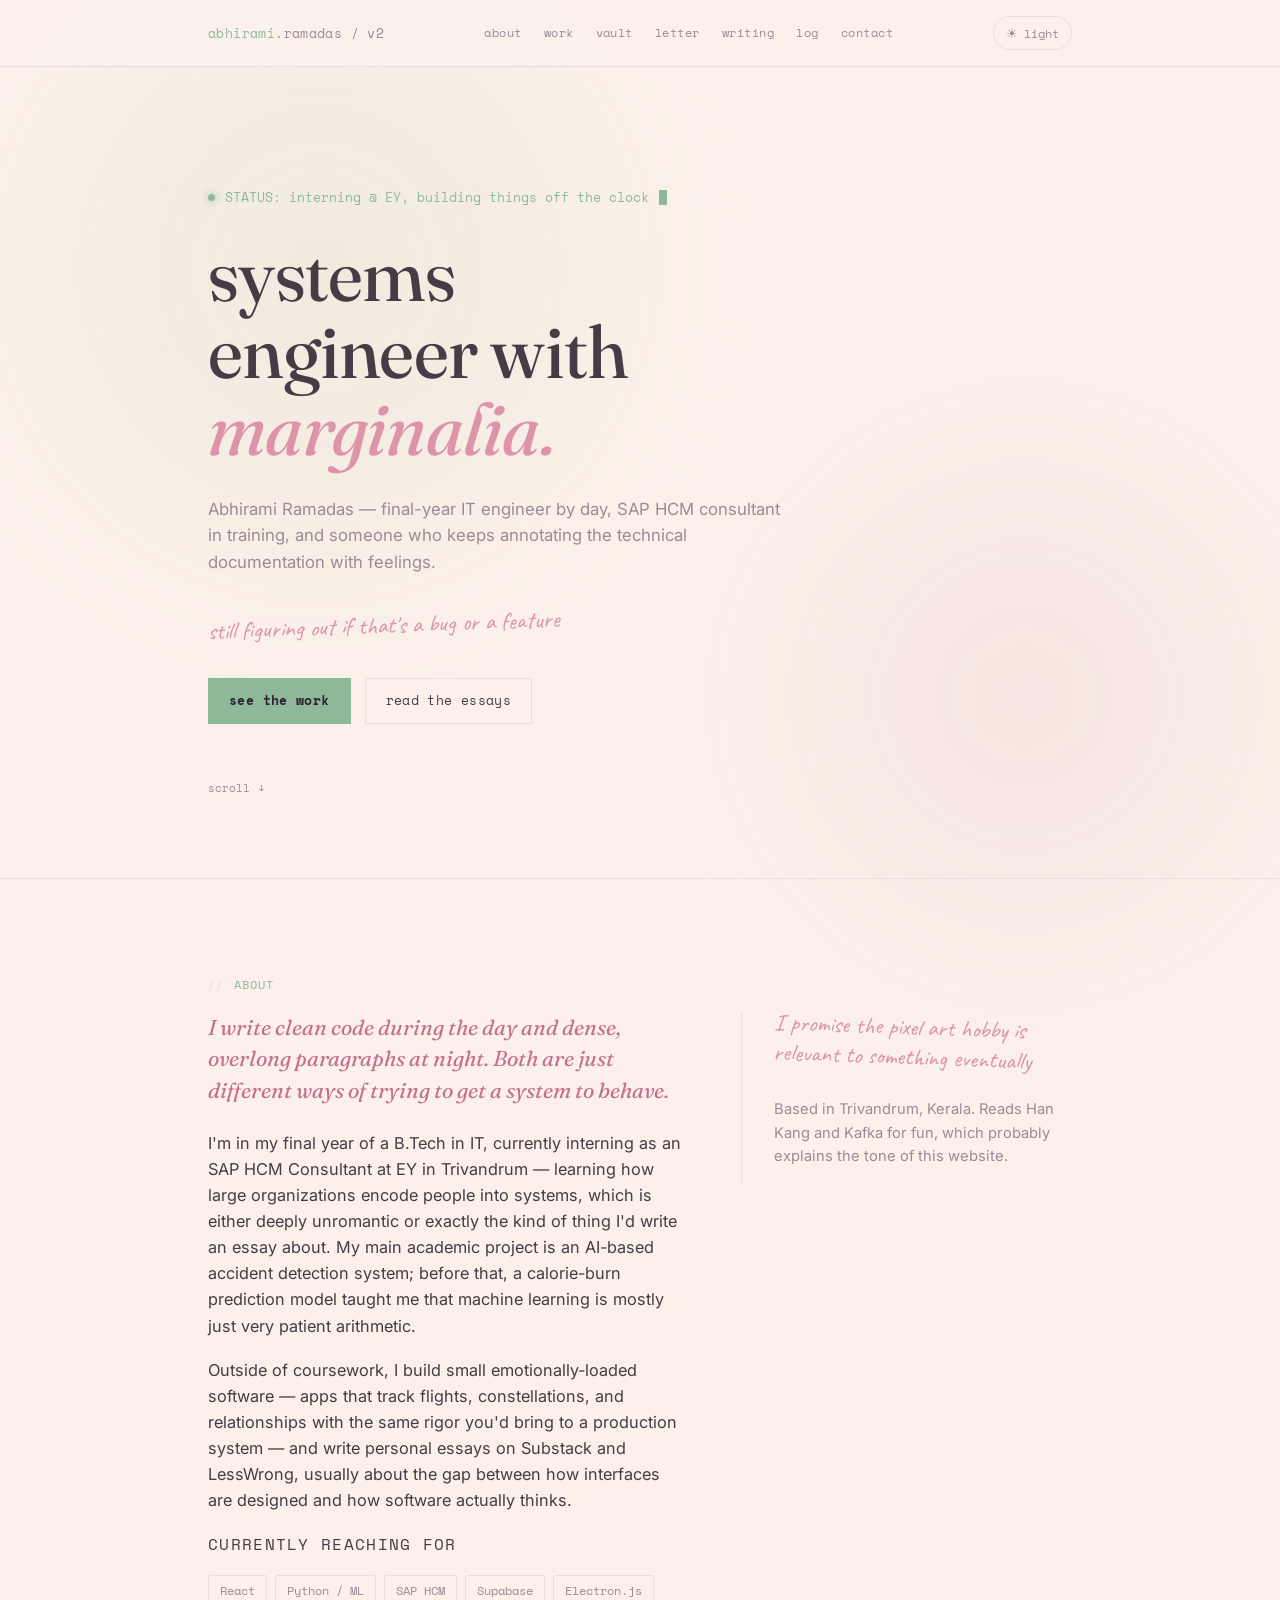
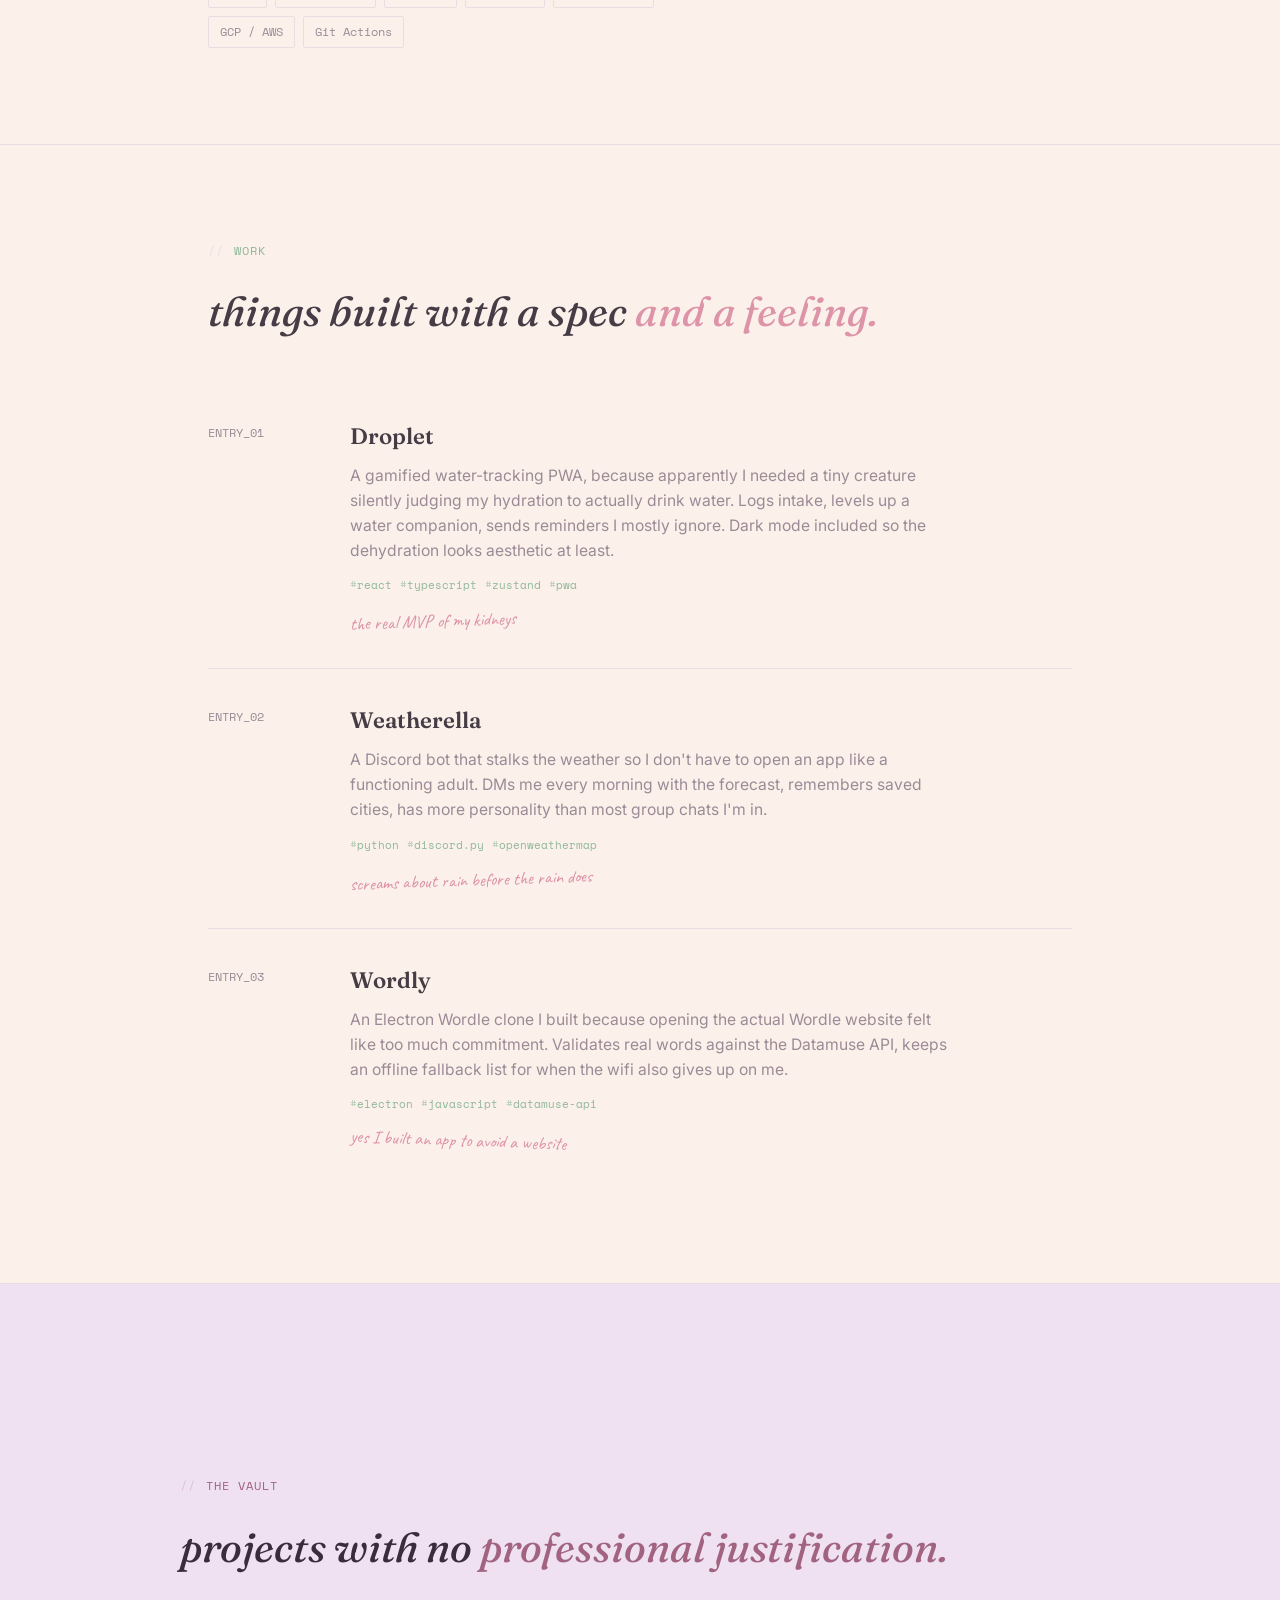
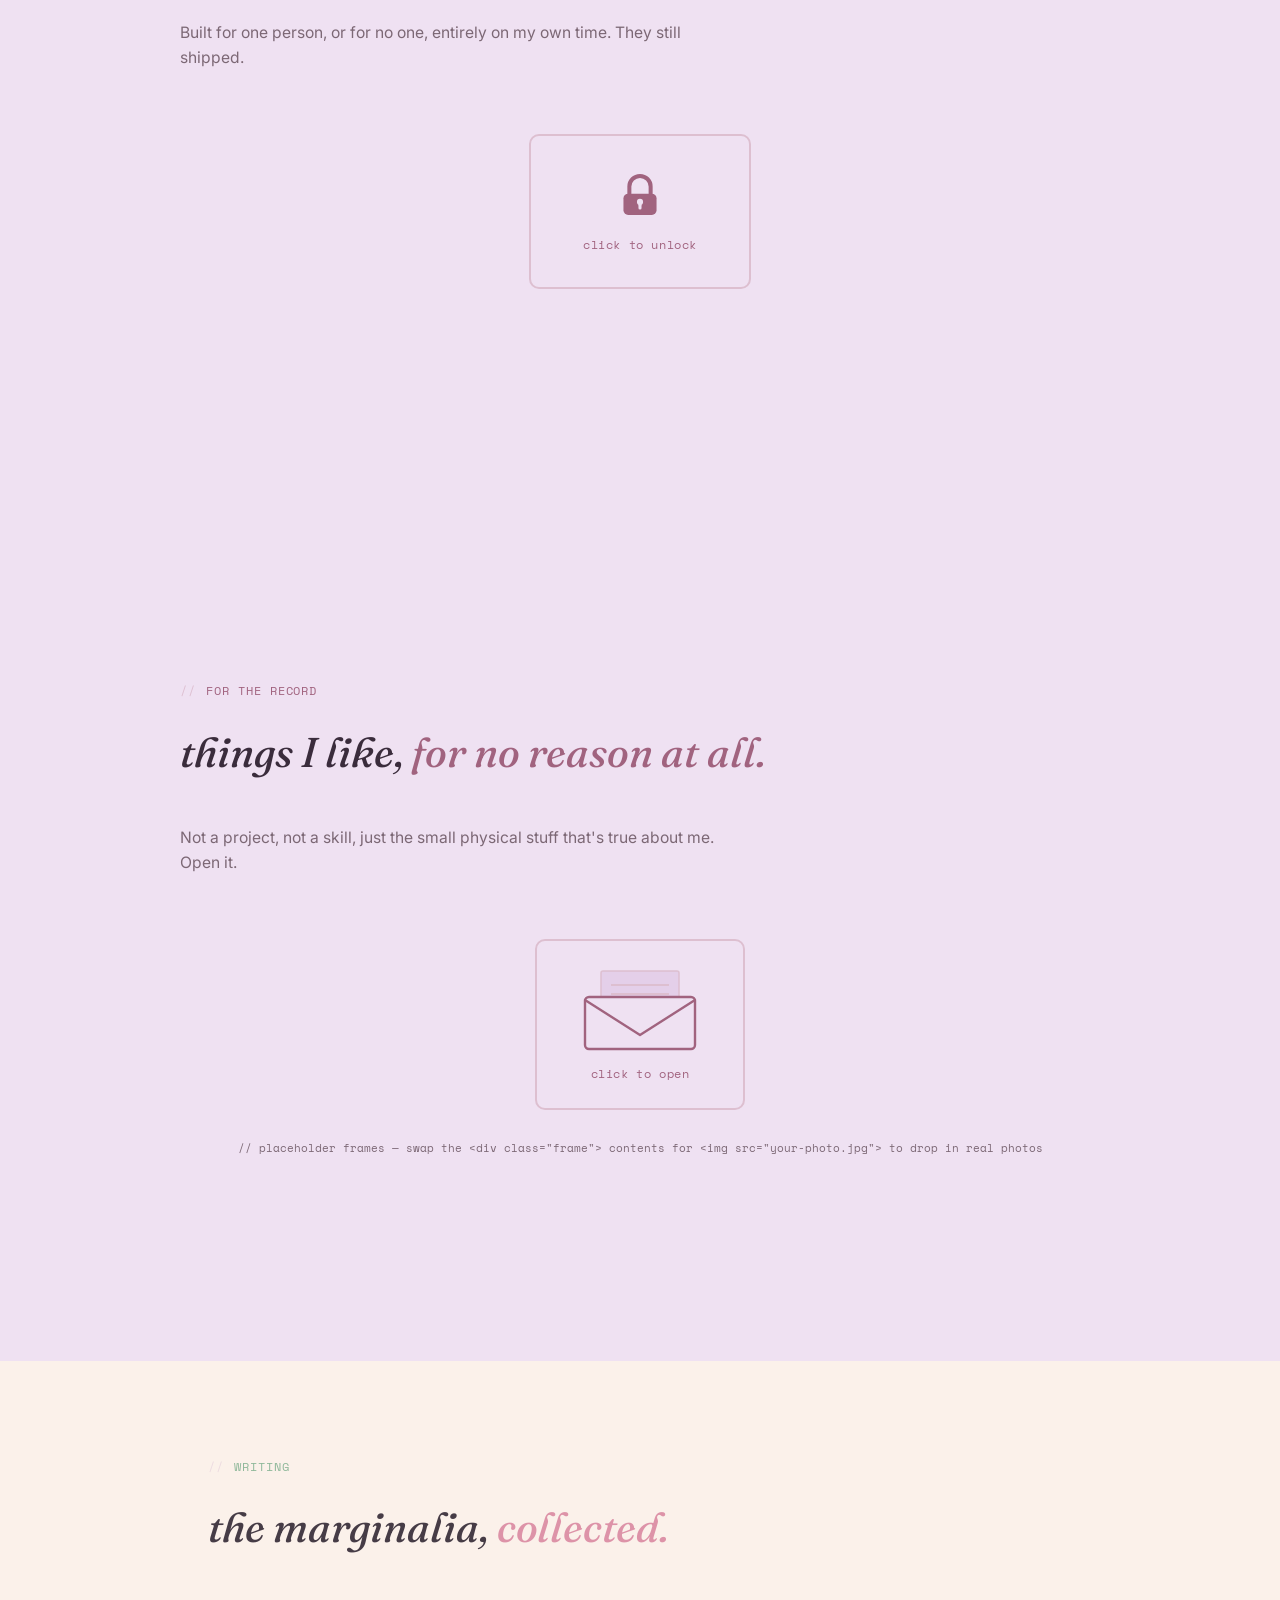
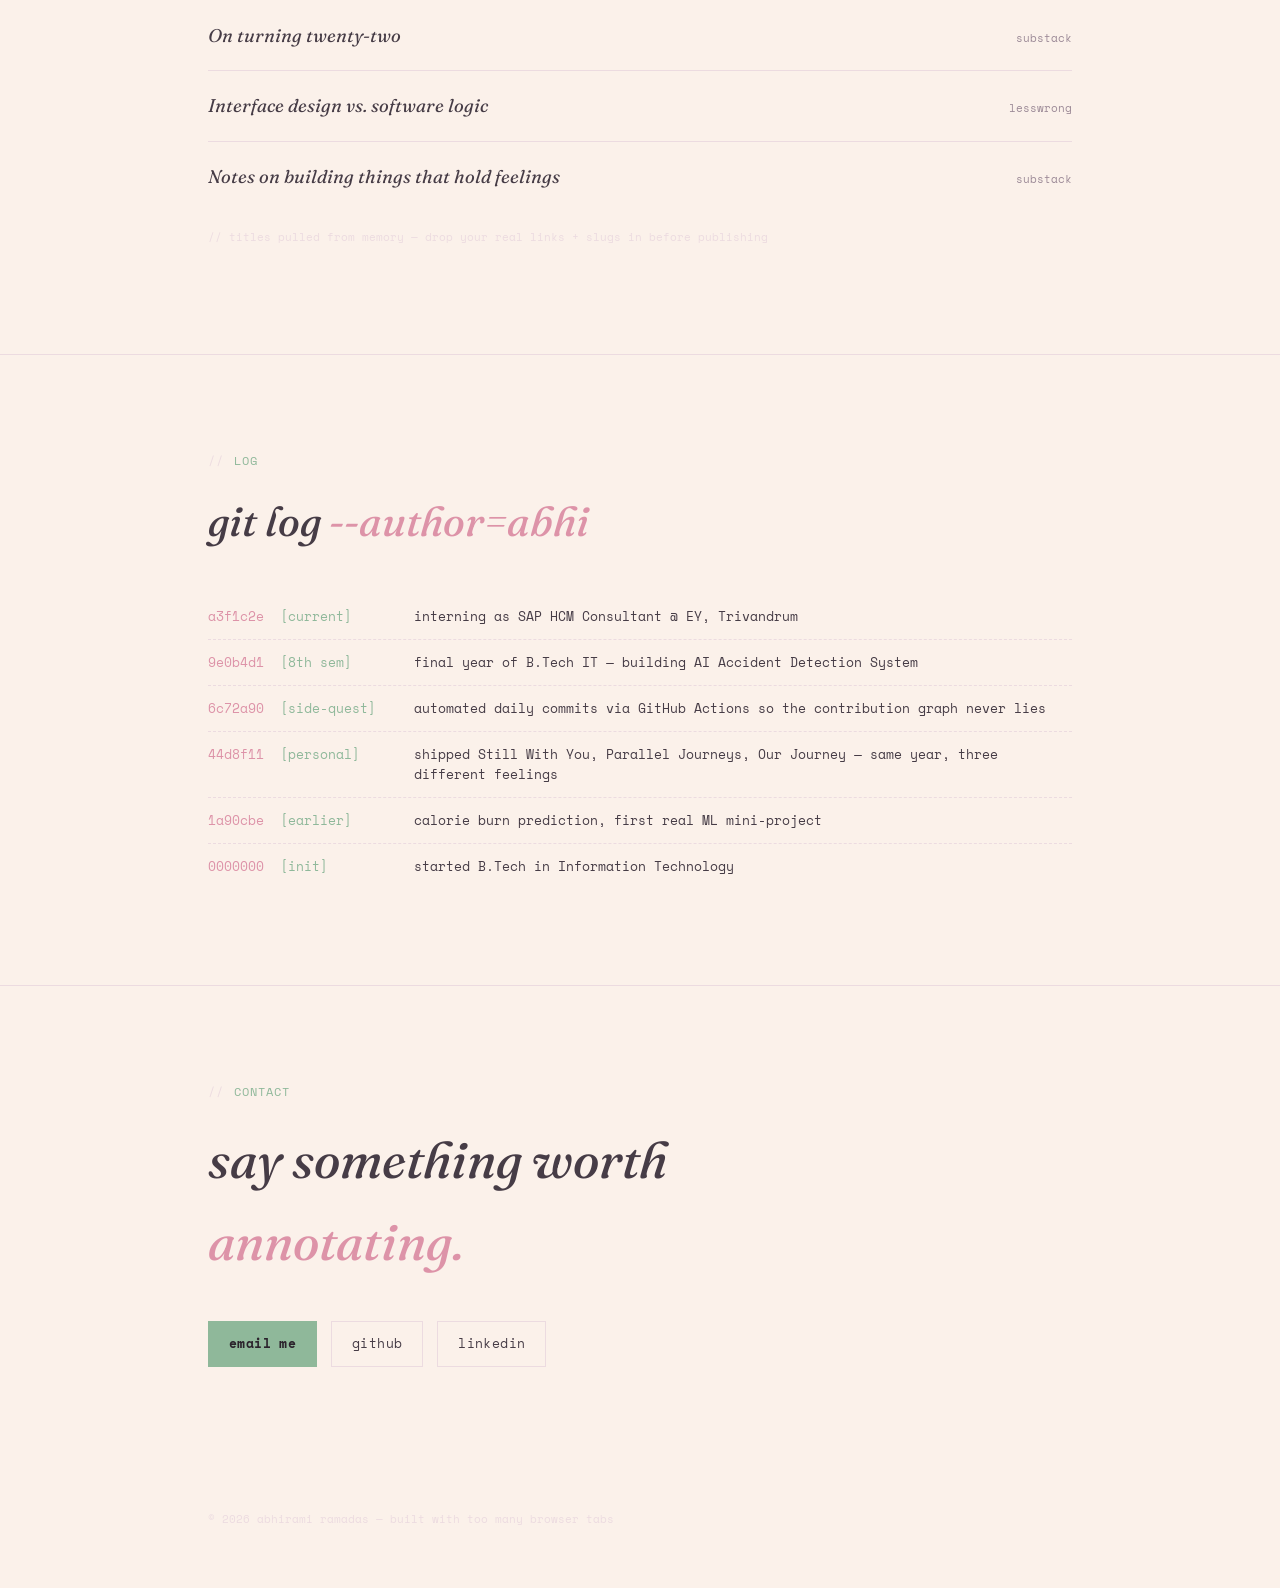
<file: INDEX.HTML>
<!DOCTYPE html>
<html lang="en">
<head>
<meta charset="UTF-8">
<meta name="viewport" content="width=device-width, initial-scale=1.0">
<title>Abhirami Ramadas — field notes</title>
<meta name="description" content="Abhirami Ramadas — final-year IT engineer, SAP HCM consultant, and person who annotates her own resume by hand.">
<link rel="preconnect" href="https://fonts.googleapis.com">
<link rel="preconnect" href="https://fonts.gstatic.com" crossorigin>
<link href="https://fonts.googleapis.com/css2?family=Fraunces:ital,opsz,wght@0,9..144,300;0,9..144,450;0,9..144,600;1,9..144,450;1,9..144,600&family=Space+Mono:wght@400;700&family=Caveat:wght@500;600;700&family=Inter:wght@400;500;600&display=swap" rel="stylesheet">
<style>
  :root{
    --ink:#14161c;
    --ink-2:#1b1e26;
    --paper:#f1ecdf;
    --paper-dim:#e7e0cd;
    --text:#ece7da;
    --text-dim:#9a9a94;
    --system:#93b37f;
    --margin:#c06b7c;
    --hair:#33363f;
    --focus:#e7e0cd;
    --text-on-accent:#14161c;
    --emphasis:#f1ecdf;
    --surface-text:#14161c;
    --surface-text-dim:#5c584a;
    --surface-accent:#7a5b63;
    --surface-line:#c9bfa2;
    --nav-bg:rgba(20,22,28,0.86);
    --maxw:920px;
  }

  html[data-theme="light"]{
    --ink:#fbf1ea;
    --ink-2:#f5e6da;
    --paper:#efe1f2;
    --paper-dim:#e4cfe9;
    --text:#463c46;
    --text-dim:#9c8a97;
    --system:#8fb89a;
    --margin:#dd93a8;
    --hair:#ecdbe0;
    --focus:#463c46;
    --text-on-accent:#2b232c;
    --emphasis:#c66f8b;
    --surface-text:#3a2c3c;
    --surface-text-dim:#7c6875;
    --surface-accent:#a1637f;
    --surface-line:#ddbfd0;
    --nav-bg:rgba(251,241,234,0.86);
  }

  html{ transition:none; }
  body, .locker-btn, .envelope-btn, .btn, .chip, .vault-card, .photo-card{
    transition-property:background-color, border-color, color, box-shadow, transform, opacity, max-height, margin-top;
  }

  *{box-sizing:border-box;}
  html{scroll-behavior:smooth;}
  @media (prefers-reduced-motion: reduce){
    html{scroll-behavior:auto;}
    *{animation-duration:0.001ms !important; animation-iteration-count:1 !important; transition-duration:0.001ms !important;}
  }

  body{
    margin:0;
    background:var(--ink);
    color:var(--text);
    font-family:'Inter',sans-serif;
    font-size:16px;
    line-height:1.6;
    -webkit-font-smoothing:antialiased;
    position:relative;
    overflow-x:hidden;
  }

  /* ambient drifting glow behind everything */
  body::before{
    content:''; position:fixed; top:-20%; left:-10%; width:70vw; height:70vw;
    background:radial-gradient(circle, rgba(147,179,127,0.10), transparent 65%);
    filter:blur(40px); z-index:0; pointer-events:none;
    animation:driftA 22s ease-in-out infinite alternate;
  }
  body::after{
    content:''; position:fixed; bottom:-20%; right:-10%; width:60vw; height:60vw;
    background:radial-gradient(circle, rgba(192,107,124,0.09), transparent 65%);
    filter:blur(40px); z-index:0; pointer-events:none;
    animation:driftB 26s ease-in-out infinite alternate;
  }
  @keyframes driftA{ 0%{ transform:translate(0,0) scale(1); } 100%{ transform:translate(6vw,8vh) scale(1.15); } }
  @keyframes driftB{ 0%{ transform:translate(0,0) scale(1); } 100%{ transform:translate(-5vw,-6vh) scale(1.1); } }
  header.nav, section, footer{ position:relative; z-index:1; }

  ::selection{ background:var(--margin); color:var(--text-on-accent); }

  a{ color:inherit; }
  :focus-visible{ outline:2px solid var(--focus); outline-offset:3px; }

  .wrap{ max-width:var(--maxw); margin:0 auto; padding:0 28px; }

  .mono{ font-family:'Space Mono',monospace; }
  .serif{ font-family:'Fraunces',serif; }
  .script{ font-family:'Caveat',cursive; }

  /* ---------- nav ---------- */
  header.nav{
    position:sticky; top:0; z-index:50;
    background:var(--nav-bg);
    backdrop-filter:blur(8px);
    border-bottom:1px solid var(--hair);
  }
  .navrow{
    display:flex; align-items:center; justify-content:space-between;
    padding:16px 28px; max-width:var(--maxw); margin:0 auto; gap:14px;
  }
  .theme-toggle{
    background:none; border:1px solid var(--hair); border-radius:20px;
    padding:6px 12px; cursor:pointer; color:var(--text-dim);
    font-family:'Space Mono',monospace; font-size:12px; display:flex; align-items:center; gap:6px;
    transition:border-color .2s ease, color .2s ease, transform .2s ease;
  }
  .theme-toggle:hover{ border-color:var(--system); color:var(--text); transform:translateY(-1px); }
  .theme-toggle .icon{ font-size:13px; }
  html[data-theme="light"] .theme-toggle .icon.moon,
  html:not([data-theme="light"]) .theme-toggle .icon.sun{ display:none; }
  .navmark{ font-family:'Space Mono',monospace; font-size:13px; letter-spacing:0.03em; color:var(--system); }
  .navmark span{ color:var(--text-dim); }
  nav.links{ display:flex; gap:22px; }
  nav.links a{
    font-family:'Space Mono',monospace; font-size:12px; text-decoration:none;
    color:var(--text-dim); letter-spacing:0.04em; text-transform:lowercase;
    transition:color .2s ease;
  }
  nav.links a:hover{ color:var(--text); }
  @media (max-width:640px){ nav.links{ gap:14px; } nav.links a{ font-size:11px; } }

  /* ---------- shared section chrome ---------- */
  section{ padding:96px 0; border-bottom:1px solid var(--hair); position:relative; }
  section:last-of-type{ border-bottom:none; }

  .eyebrow{
    font-family:'Space Mono',monospace; font-size:12px; color:var(--system);
    letter-spacing:0.08em; text-transform:uppercase; margin:0 0 18px;
    display:flex; align-items:center; gap:10px;
  }
  .eyebrow::before{ content:'//'; color:var(--hair); }

  .margin-note{
    font-family:'Caveat',cursive; color:var(--margin); font-size:1.5rem;
    line-height:1.25; display:inline-block; transform:rotate(-2deg);
    position:relative; transition:transform .3s ease;
    animation:wobble 4.5s ease-in-out infinite;
  }
  .margin-note.right{ transform:rotate(2deg); animation-delay:.6s; }
  .margin-note:hover{ transform:rotate(4deg) scale(1.06); }
  @keyframes wobble{
    0%,100%{ transform:rotate(-2deg); }
    50%{ transform:rotate(-4.5deg) translateY(-2px); }
  }
  .margin-note.right{ animation-name:wobbleR; }
  @keyframes wobbleR{
    0%,100%{ transform:rotate(2deg); }
    50%{ transform:rotate(4.5deg) translateY(-2px); }
  }

  h2.section-title{
    font-family:'Fraunces',serif; font-weight:450; font-style:italic;
    font-size:clamp(1.8rem,4vw,2.6rem); margin:0 0 40px; color:var(--text);
  }

  .fade-in{ opacity:0; transform:translateY(34px); transition:opacity .8s ease, transform .8s ease; }
  .fade-in.visible{ opacity:1; transform:translateY(0); }

  /* ---------- hero ---------- */
  .hero{ padding-top:120px; padding-bottom:80px; }
  .hero-anim{ opacity:0; transform:translateY(24px); animation:heroIn .8s cubic-bezier(.22,1,.36,1) forwards; }
  @keyframes heroIn{ to{ opacity:1; transform:translateY(0); } }
  .status-line{
    font-family:'Space Mono',monospace; font-size:13px; color:var(--system);
    margin-bottom:28px; display:flex; align-items:center; gap:10px;
  }
  .status-dot{ width:7px; height:7px; border-radius:50%; background:var(--system); box-shadow:0 0 8px var(--system); animation:pulse 2.2s ease-in-out infinite; }
  @keyframes pulse{ 0%,100%{opacity:1;} 50%{opacity:.35;} }
  .status-line .cursor{ display:inline-block; width:8px; height:15px; background:var(--system); animation:blink 1s step-end infinite; }
  @keyframes blink{ 0%,49%{opacity:1;} 50%,100%{opacity:0;} }

  h1.hero-title{
    font-family:'Fraunces',serif; font-weight:450; font-size:clamp(2.4rem,7vw,4.6rem);
    line-height:1.05; margin:0 0 28px; letter-spacing:-0.01em; max-width:12ch;
  }
  h1.hero-title em{ font-style:italic; color:var(--margin); font-weight:450; display:inline-block; animation:emFloat 3.5s ease-in-out infinite; }
  @keyframes emFloat{ 0%,100%{ transform:translateY(0) rotate(0);} 50%{ transform:translateY(-4px) rotate(-1deg); } }

  .hero-sub{ max-width:52ch; color:var(--text-dim); font-size:1.05rem; margin-bottom:34px; }

  .hero-annot{ display:flex; align-items:center; gap:18px; flex-wrap:wrap; }

  .scroll-cue{ display:flex; align-items:center; gap:8px; margin-top:56px; font-family:'Space Mono',monospace; font-size:11px; color:var(--text-dim); }
  .scroll-cue .arrow{ display:inline-block; animation:bounceDown 1.6s ease-in-out infinite; }
  @keyframes bounceDown{ 0%,100%{ transform:translateY(0); opacity:.5; } 50%{ transform:translateY(6px); opacity:1; } }

  .btnrow{ display:flex; gap:14px; margin-top:38px; flex-wrap:wrap; }
  .btn{
    font-family:'Space Mono',monospace; font-size:12.5px; letter-spacing:0.03em;
    text-decoration:none; padding:12px 20px; border:1px solid var(--hair);
    color:var(--text); transition:border-color .25s ease, background .25s ease, transform .25s ease, box-shadow .25s ease;
    text-transform:lowercase; display:inline-block;
  }
  .btn:hover{ border-color:var(--system); background:rgba(147,179,127,0.08); transform:translateY(-3px); box-shadow:0 8px 18px rgba(0,0,0,0.25); }
  .btn:active{ transform:translateY(-1px) scale(.98); }
  .btn.filled{ background:var(--system); color:var(--text-on-accent); border-color:var(--system); font-weight:700; }
  .btn.filled:hover{ background:var(--paper); border-color:var(--paper); color:var(--surface-text); }

  /* ---------- about ---------- */
  .about-grid{ display:grid; grid-template-columns:1.3fr 0.9fr; gap:56px; align-items:start; }
  @media (max-width:760px){ .about-grid{ grid-template-columns:1fr; gap:36px; } }
  .about-body p{ margin:0 0 18px; color:var(--text); font-size:1.02rem; max-width:56ch; }
  .about-body .lede{ font-family:'Fraunces',serif; font-style:italic; font-size:1.35rem; color:var(--emphasis); line-height:1.45; margin-bottom:24px; }

  .stack{ margin-top:8px; }
  .stack-label{ font-family:'Space Mono',monospace; font-size:11px; color:var(--text-dim); text-transform:uppercase; letter-spacing:0.08em; margin-bottom:12px; }
  .chips{ display:flex; flex-wrap:wrap; gap:8px; }
  .chip{
    font-family:'Space Mono',monospace; font-size:11.5px; padding:6px 11px;
    border:1px solid var(--hair); color:var(--text-dim); border-radius:2px;
  }

  .about-side{ border-left:1px solid var(--hair); padding-left:32px; }
  @media (max-width:760px){ .about-side{ border-left:none; border-top:1px solid var(--hair); padding-left:0; padding-top:28px; } }
  .about-side .margin-note{ display:block; margin-bottom:22px; }

  /* ---------- work entries ---------- */
  .entry{
    display:grid; grid-template-columns:110px 1fr; gap:32px;
    padding:34px 0; border-top:1px solid var(--hair);
    opacity:0; transform:translateX(-16px);
    transition:opacity .6s ease, transform .6s ease;
  }
  .entry.visible{ opacity:1; transform:translateX(0); }
  .entry:nth-of-type(1){ transition-delay:.05s; }
  .entry:nth-of-type(2){ transition-delay:.16s; }
  .entry:nth-of-type(3){ transition-delay:.27s; }
  .entry:nth-of-type(4){ transition-delay:.38s; }
  .entry:first-of-type{ border-top:none; }
  @media (max-width:640px){ .entry{ grid-template-columns:1fr; gap:10px; } }
  .entry-id{ font-family:'Space Mono',monospace; font-size:12px; color:var(--text-dim); padding-top:4px; }
  .entry-title{ font-family:'Fraunces',serif; font-weight:600; font-size:1.4rem; margin:0 0 8px; }
  .entry-title a{ text-decoration:none; border-bottom:1px solid transparent; transition:border-color .2s ease; }
  .entry-title a:hover{ border-color:var(--system); }
  .entry-desc{ color:var(--text-dim); max-width:60ch; margin:0 0 14px; font-size:0.98rem; }
  .entry-tags{ display:flex; flex-wrap:wrap; gap:8px; margin-bottom:12px; }
  .entry-tags span{ font-family:'Space Mono',monospace; font-size:10.5px; color:var(--system); }
  .entry-tags span::before{ content:'#'; opacity:.6; }
  .entry .margin-note{ font-size:1.15rem; display:inline-block; margin-top:4px; }

  /* ---------- vault ---------- */
  .vault-wrap{ background:var(--paper); color:var(--surface-text); margin:0 -28px; padding:96px 28px; }
  .vault-wrap .wrap{ padding:0; }
  .vault-wrap .eyebrow{ color:var(--surface-accent); }
  .vault-wrap .eyebrow::before{ color:var(--surface-line); }
  .vault-wrap h2.section-title{ color:var(--surface-text); }
  .vault-intro{ color:var(--surface-text-dim); max-width:56ch; margin-bottom:44px; font-size:0.98rem; }
  /* ---------- locker ---------- */
  .locker-wrap{ display:flex; flex-direction:column; align-items:center; justify-content:center; padding:20px 0 8px; }
  .locker-btn{
    background:none; border:2px solid var(--surface-line); border-radius:10px;
    padding:34px 52px; cursor:pointer; display:flex; flex-direction:column;
    align-items:center; gap:14px; transition:transform .25s ease, border-color .25s ease, background .25s ease;
    font-family:inherit; color:inherit;
  }
  .locker-btn:hover{ transform:translateY(-3px); border-color:var(--surface-accent); background:rgba(156,118,131,0.06); }
  .locker-btn:active{ transform:translateY(-1px) scale(.97); }
  .locker-btn.shake{ animation:lockerShake .45s ease; }
  @keyframes lockerShake{
    0%,100%{ transform:rotate(0) translateY(0); }
    20%{ transform:rotate(-3deg) translateY(-2px); }
    40%{ transform:rotate(3deg); }
    60%{ transform:rotate(-2deg); }
    80%{ transform:rotate(1deg); }
  }
  .lock-svg{ color:var(--surface-accent); overflow:visible; }
  .lock-shackle{ transform-origin:22px 20px; transition:transform .55s cubic-bezier(.34,1.56,.64,1); }
  .locker-btn.open .lock-shackle{ transform:rotate(-38deg) translate(-6px,-3px); }
  .locker-btn.open .lock-body{ animation:lockPop .4s ease; }
  @keyframes lockPop{ 0%{ transform:scale(1); } 45%{ transform:scale(1.1); } 100%{ transform:scale(1); } }
  .locker-label{ font-family:'Space Mono',monospace; font-size:12px; color:var(--surface-accent); letter-spacing:.05em; text-transform:lowercase; }

  .vault-grid{
    display:grid; grid-template-columns:repeat(3,1fr); gap:2px; background:var(--surface-line);
    max-height:0; opacity:0; overflow:hidden; margin-top:0;
    transition:max-height .7s ease, opacity .5s ease .05s, margin-top .7s ease;
  }
  .vault-grid.open{ max-height:1400px; opacity:1; margin-top:44px; }
  @media (max-width:760px){ .vault-grid{ grid-template-columns:1fr 1fr; } }
  @media (max-width:520px){ .vault-grid{ grid-template-columns:1fr; } }
  .vault-card{
    background:var(--paper); padding:26px 22px; min-height:170px;
    display:flex; flex-direction:column; justify-content:space-between;
    opacity:0; transform:translateY(26px);
    transition:background .2s ease, transform .45s ease, opacity .45s ease;
  }
  .vault-grid.open .vault-card{ opacity:1; transform:translateY(0); }
  .vault-grid.open .vault-card:nth-child(1){ transition-delay:0s, .14s, .14s; }
  .vault-grid.open .vault-card:nth-child(2){ transition-delay:0s, .22s, .22s; }
  .vault-grid.open .vault-card:nth-child(3){ transition-delay:0s, .30s, .30s; }
  .vault-grid.open .vault-card:nth-child(4){ transition-delay:0s, .38s, .38s; }
  .vault-grid.open .vault-card:nth-child(5){ transition-delay:0s, .46s, .46s; }
  .vault-grid.open .vault-card:nth-child(6){ transition-delay:0s, .54s, .54s; }
  .vault-card:hover{ background:var(--paper-dim); transform:translateY(-5px); }
  .vault-card .vc-top{ font-family:'Space Mono',monospace; font-size:11px; color:var(--surface-accent); }
  .vault-card h3{ font-family:'Fraunces',serif; font-style:italic; font-weight:500; font-size:1.15rem; margin:10px 0 8px; color:var(--surface-text); }
  .vault-card p{ font-size:0.88rem; color:var(--surface-text-dim); margin:0; }

  /* ---------- letter ---------- */
  .letter-wrap{ background:var(--paper); color:var(--surface-text); margin:0 -28px; padding:96px 28px; }
  .letter-wrap .wrap{ padding:0; }
  .letter-wrap .eyebrow{ color:var(--surface-accent); }
  .letter-wrap .eyebrow::before{ color:var(--surface-line); }
  .letter-wrap h2.section-title{ color:var(--surface-text); }
  .letter-intro{ color:var(--surface-text-dim); max-width:56ch; margin-bottom:44px; font-size:0.98rem; }
  .envelope-wrap{ display:flex; flex-direction:column; align-items:center; justify-content:center; padding:20px 0 8px; }
  .envelope-btn{
    background:none; border:2px solid var(--surface-line); border-radius:10px;
    padding:26px 44px; cursor:pointer; display:flex; flex-direction:column;
    align-items:center; gap:12px; transition:transform .25s ease, border-color .25s ease, background .25s ease;
    font-family:inherit; color:inherit;
  }
  .envelope-btn:hover{ transform:translateY(-3px); border-color:var(--surface-accent); background:rgba(156,118,131,0.06); }
  .envelope-btn:active{ transform:translateY(-1px) scale(.97); }
  .envelope-svg{ overflow:visible; }
  .letter-paper{ transform-origin:59px 62px; transition:transform .55s cubic-bezier(.34,1.56,.64,1); }
  .envelope-btn.open .letter-paper{ transform:translateY(-30px) rotate(-2deg); }
  .envelope-flap{ transform-origin:59px 33px; transition:transform .5s ease, opacity .4s ease; }
  .envelope-btn.open .envelope-flap{ transform:rotate(178deg) translateY(2px); opacity:.9; }
  .envelope-label{ font-family:'Space Mono',monospace; font-size:12px; color:var(--surface-accent); letter-spacing:.05em; text-transform:lowercase; }

  .letter-spill{
    display:flex; flex-wrap:wrap; gap:22px; justify-content:center;
    max-height:0; opacity:0; overflow:hidden; margin-top:0;
    transition:max-height 1s ease, opacity .6s ease .05s, margin-top 1s ease;
  }
  .letter-spill.open{ max-height:900px; opacity:1; margin-top:52px; }
  .photo-card{
    background:var(--paper-dim); padding:12px 12px 20px; border-radius:2px; width:132px;
    box-shadow:0 10px 22px rgba(0,0,0,0.22);
    opacity:0; transform:translateY(-36px) scale(.5) rotate(var(--rot,0deg));
    transition:transform .6s cubic-bezier(.34,1.56,.64,1), opacity .5s ease, box-shadow .25s ease;
  }
  .letter-spill.open .photo-card{ opacity:1; transform:translateY(0) scale(1) rotate(var(--rot,0deg)); }
  .photo-card:hover{ transform:translateY(-6px) scale(1.06) rotate(var(--rot,0deg)) !important; box-shadow:0 16px 28px rgba(0,0,0,0.28); }
  .photo-card .frame{
    width:100%; aspect-ratio:1/1; border-radius:1px;
    background:linear-gradient(135deg, var(--hair), var(--paper-dim) 60%);
    border:1.5px dashed var(--surface-line);
    display:flex; align-items:center; justify-content:center;
  }
  .photo-card .frame svg{ width:30%; height:30%; color:var(--surface-text-dim); opacity:.55; }
  .photo-card .cap{
    font-family:'Caveat',cursive; font-size:1.15rem; text-align:center; line-height:1.1;
    margin:10px 0 0; color:var(--surface-text);
  }

  /* ---------- writing ---------- */
  .write-list{ list-style:none; margin:0; padding:0; }
  .write-item{
    display:flex; justify-content:space-between; align-items:baseline;
    padding:20px 0; border-top:1px solid var(--hair); gap:20px;
  }
  .write-item:first-child{ border-top:none; }
  .write-title{ font-family:'Fraunces',serif; font-style:italic; font-size:1.15rem; }
  .write-meta{ font-family:'Space Mono',monospace; font-size:11px; color:var(--text-dim); white-space:nowrap; }

  /* ---------- log (timeline) ---------- */
  .log{ font-family:'Space Mono',monospace; font-size:13px; }
  .log-line{
    display:flex; gap:16px; padding:12px 0; border-top:1px dashed var(--hair); align-items:flex-start;
    opacity:0; transform:translateY(10px); transition:opacity .5s ease, transform .5s ease;
  }
  .log-line.visible{ opacity:1; transform:translateY(0); }
  .log-line:nth-child(1){ transition-delay:.03s; }
  .log-line:nth-child(2){ transition-delay:.10s; }
  .log-line:nth-child(3){ transition-delay:.17s; }
  .log-line:nth-child(4){ transition-delay:.24s; }
  .log-line:nth-child(5){ transition-delay:.31s; }
  .log-line:nth-child(6){ transition-delay:.38s; }
  .log-line:first-child{ border-top:none; }
  .log-hash{ color:var(--margin); flex-shrink:0; }
  .log-tag{ color:var(--system); flex-shrink:0; width:118px; }
  .log-msg{ color:var(--text); }
  @media (max-width:640px){ .log-line{ flex-wrap:wrap; } .log-tag{ width:auto; } }

  /* ---------- contact / footer ---------- */
  .contact-title{ font-family:'Fraunces',serif; font-weight:450; font-style:italic; font-size:clamp(2rem,5vw,3.2rem); max-width:14ch; margin:0 0 30px; }
  footer{ padding:48px 0 60px; }
  .foot-row{ display:flex; justify-content:space-between; align-items:center; flex-wrap:wrap; gap:16px; }
  .foot-links{ display:flex; gap:20px; }
  .foot-links a{ font-family:'Space Mono',monospace; font-size:12px; text-decoration:none; color:var(--text-dim); }
  .foot-links a:hover{ color:var(--text); }
  .foot-note{ font-family:'Space Mono',monospace; font-size:11px; color:var(--hair); }
</style>
</head>
<body>

<header class="nav">
  <div class="navrow">
    <div class="navmark">abhirami<span>.ramadas / v2</span></div>
    <nav class="links">
      <a href="#about">about</a>
      <a href="#work">work</a>
      <a href="#vault">vault</a>
      <a href="#letter">letter</a>
      <a href="#writing">writing</a>
      <a href="#log">log</a>
      <a href="#contact">contact</a>
    </nav>
    <button class="theme-toggle" id="themeToggle" type="button" aria-label="Toggle light and dark theme">
      <span class="icon sun">☀</span><span class="icon moon">☾</span>
      <span id="themeLabel">dark</span>
    </button>
  </div>
</header>

<section class="hero">
  <div class="wrap">
    <div class="status-line hero-anim" style="animation-delay:.05s;">
      <span class="status-dot"></span>
      <span id="statusText">STATUS: interning @ EY, building things off the clock</span><span class="cursor"></span>
    </div>
    <h1 class="hero-title hero-anim" style="animation-delay:.15s;">systems<br>engineer with<br><em>marginalia.</em></h1>
    <p class="hero-sub hero-anim" style="animation-delay:.3s;">Abhirami Ramadas — final-year IT engineer by day, SAP HCM consultant in training, and someone who keeps annotating the technical documentation with feelings.</p>
    <div class="hero-annot hero-anim" style="animation-delay:.42s;">
      <span class="margin-note">still figuring out if that's a bug or a feature</span>
    </div>
    <div class="btnrow hero-anim" style="animation-delay:.52s;">
      <a class="btn filled" href="#work">see the work</a>
      <a class="btn" href="#writing">read the essays</a>
    </div>
    <div class="scroll-cue hero-anim" style="animation-delay:.7s;">
      <span>scroll</span><span class="arrow">↓</span>
    </div>
  </div>
</section>

<section id="about" class="fade-in">
  <div class="wrap">
    <p class="eyebrow">about</p>
    <div class="about-grid">
      <div class="about-body">
        <p class="lede">I write clean code during the day and dense, overlong paragraphs at night. Both are just different ways of trying to get a system to behave.</p>
        <p>I'm in my final year of a B.Tech in IT, currently interning as an SAP HCM Consultant at EY in Trivandrum — learning how large organizations encode people into systems, which is either deeply unromantic or exactly the kind of thing I'd write an essay about. My main academic project is an AI-based accident detection system; before that, a calorie-burn prediction model taught me that machine learning is mostly just very patient arithmetic.</p>
        <p>Outside of coursework, I build small emotionally-loaded software — apps that track flights, constellations, and relationships with the same rigor you'd bring to a production system — and write personal essays on Substack and LessWrong, usually about the gap between how interfaces are designed and how software actually thinks.</p>
        <div class="stack">
          <p class="stack-label">currently reaching for</p>
          <div class="chips">
            <span class="chip">React</span>
            <span class="chip">Python / ML</span>
            <span class="chip">SAP HCM</span>
            <span class="chip">Supabase</span>
            <span class="chip">Electron.js</span>
            <span class="chip">GCP / AWS</span>
            <span class="chip">Git Actions</span>
          </div>
        </div>
      </div>
      <div class="about-side">
        <span class="margin-note right">I promise the pixel art hobby is relevant to something eventually</span>
        <p style="color:var(--text-dim); font-size:0.92rem; margin-top:26px;">Based in Trivandrum, Kerala. Reads Han Kang and Kafka for fun, which probably explains the tone of this website.</p>
      </div>
    </div>
  </div>
</section>

<section id="work" class="fade-in">
  <div class="wrap">
    <p class="eyebrow">work</p>
    <h2 class="section-title">things built with a spec <em style="color:var(--margin);">and a feeling.</em></h2>

    <div class="entry">
      <div class="entry-id mono">ENTRY_01</div>
      <div>
        <h3 class="entry-title"><a href="https://amazing-alfajores-61b61e.netlify.app/" target="_blank" rel="noopener">Droplet</a></h3>
        <p class="entry-desc">A gamified water-tracking PWA, because apparently I needed a tiny creature silently judging my hydration to actually drink water. Logs intake, levels up a water companion, sends reminders I mostly ignore. Dark mode included so the dehydration looks aesthetic at least.</p>
        <div class="entry-tags"><span>react</span><span>typescript</span><span>zustand</span><span>pwa</span></div>
        <span class="margin-note">the real MVP of my kidneys</span>
      </div>
    </div>

    <div class="entry">
      <div class="entry-id mono">ENTRY_02</div>
      <div>
        <h3 class="entry-title"><a href="https://github.com/abhiramiramadas/weatherella" target="_blank" rel="noopener">Weatherella</a></h3>
        <p class="entry-desc">A Discord bot that stalks the weather so I don't have to open an app like a functioning adult. DMs me every morning with the forecast, remembers saved cities, has more personality than most group chats I'm in.</p>
        <div class="entry-tags"><span>python</span><span>discord.py</span><span>openweathermap</span></div>
        <span class="margin-note">screams about rain before the rain does</span>
      </div>
    </div>

    <div class="entry">
      <div class="entry-id mono">ENTRY_03</div>
      <div>
        <h3 class="entry-title"><a href="https://github.com/abhiramiramadas/wordly" target="_blank" rel="noopener">Wordly</a></h3>
        <p class="entry-desc">An Electron Wordle clone I built because opening the actual Wordle website felt like too much commitment. Validates real words against the Datamuse API, keeps an offline fallback list for when the wifi also gives up on me.</p>
        <div class="entry-tags"><span>electron</span><span>javascript</span><span>datamuse-api</span></div>
        <span class="margin-note right">yes I built an app to avoid a website</span>
      </div>
    </div>
  </div>
</section>

<div class="vault-wrap">
  <section id="vault" class="fade-in">
    <div class="wrap">
      <p class="eyebrow">the vault</p>
      <h2 class="section-title">projects with no <em style="color:var(--surface-accent);">professional justification.</em></h2>
      <p class="vault-intro">Built for one person, or for no one, entirely on my own time. They still shipped.</p>

      <div class="locker-wrap">
        <button class="locker-btn" id="lockerBtn" type="button" aria-expanded="false" aria-controls="vaultGrid">
          <svg class="lock-svg" width="52" height="52" viewBox="0 0 44 44" fill="none" xmlns="http://www.w3.org/2000/svg">
            <path class="lock-shackle" d="M13 20V14a9 9 0 0 1 18 0v6" stroke="currentColor" stroke-width="3.4" stroke-linecap="round"/>
            <rect class="lock-body" x="8" y="20" width="28" height="18" rx="4" fill="currentColor"/>
            <circle cx="22" cy="27" r="2.6" fill="var(--paper)"/>
            <rect x="20.7" y="28.5" width="2.6" height="5" rx="1.3" fill="var(--paper)"/>
          </svg>
          <span class="locker-label" id="lockerLabel">click to unlock</span>
        </button>
      </div>

      <div class="vault-grid" id="vaultGrid">
        <div class="vault-card">
          <div class="vc-top">a 3x3 grid did not need this much drama</div>
          <div>
            <h3><a href="https://roaring-blini-15df9c.netlify.app/" target="_blank" rel="noopener" style="color:inherit; text-decoration:none;">Elements Battle</a></h3>
            <p>Tic-tac-toe reimagined as a Fire vs Water showdown, because a plain 3x3 grid felt like it wasn't trying hard enough. Glassmorphism, animated wins, a scoreboard that takes three-in-a-row way too seriously.</p>
          </div>
        </div>
        <div class="vault-card">
          <div class="vc-top">eggactly on time, every time (sorry)</div>
          <div>
            <h3><a href="https://github.com/abhiramiramadas/clucko-clock" target="_blank" rel="noopener" style="color:inherit; text-decoration:none;">Cluck o' Clock</a></h3>
            <p>A pixel-art egg timer with a chick that hatches when your countdown's done, because a plain timer felt like a personal insult to my aesthetic standards. Built in Electron for reasons that made sense at 2am.</p>
          </div>
        </div>
        <div class="vault-card">
          <div class="vc-top">RIP to a real one</div>
          <div>
            <h3><a href="https://abhiramiramadas-portfolio.vercel.app/" target="_blank" rel="noopener" style="color:inherit; text-decoration:none;">Windows XP Portfolio</a></h3>
            <p>Portfolio v1 — a fully working XP desktop, draggable windows, boot animation, the works. Retired because I got bored, not because it stopped working. It deserved better honestly.</p>
          </div>
        </div>
        <div class="vault-card">
          <div class="vc-top">retail therapy, automated</div>
          <div>
            <h3><a href="https://github.com/abhiramiramadas/Pricehistory" target="_blank" rel="noopener" style="color:inherit; text-decoration:none;">Pricehistory</a></h3>
            <p>A Python bot that stalks iPhone prices across Flipkart, Amazon, and myG, then messages me on Telegram the second one drops. Logs everything, plots graphs, runs on GitHub Actions because a free cron job beats setting an alarm.</p>
          </div>
        </div>
        <div class="vault-card">
          <div class="vc-top">skincare triumphs over suffering</div>
          <div>
            <h3><a href="https://railway-topaz.vercel.app/" target="_blank" rel="noopener" style="color:inherit; text-decoration:none;">Rail Gate Predictor</a></h3>
            <p>Predicts when the level crossing near my house is about to close, mainly so my dad stops getting sun-tanned waiting for trains. Live train data, countdown timers, a map. Built out of love and mild UV concern.</p>
          </div>
        </div>
        <div class="vault-card">
          <div class="vc-top">"kept it in my bag I swear"</div>
          <div>
            <h3><a href="https://github.com/abhiramiramadas/LostandFound" target="_blank" rel="noopener" style="color:inherit; text-decoration:none;">Lost &amp; Found</a></h3>
            <p>A lost-and-found board for college, because someone loses their ID roughly every week. Post an item, search for one, get your dignity back (results not guaranteed). Still mid-build — the chaos is catalogued either way.</p>
          </div>
        </div>
      </div>
    </div>
  </section>
</div>

<div class="letter-wrap">
  <section id="letter" class="fade-in">
    <div class="wrap">
      <p class="eyebrow">for the record</p>
      <h2 class="section-title">things I like, <em style="color:var(--surface-accent);">for no reason at all.</em></h2>
      <p class="letter-intro">Not a project, not a skill, just the small physical stuff that's true about me. Open it.</p>

      <div class="envelope-wrap">
        <button class="envelope-btn" id="letterBtn" type="button" aria-expanded="false" aria-controls="letterSpill">
          <svg class="envelope-svg" width="118" height="86" viewBox="0 0 118 86" xmlns="http://www.w3.org/2000/svg">
            <!-- letter paper, peeking out, slides up on open -->
            <g class="letter-paper">
              <rect x="20" y="4" width="78" height="58" rx="2" fill="var(--paper-dim)" stroke="var(--surface-line)" stroke-width="1.5"/>
              <line x1="30" y1="18" x2="88" y2="18" stroke="var(--surface-line)" stroke-width="2"/>
              <line x1="30" y1="27" x2="88" y2="27" stroke="var(--surface-line)" stroke-width="2"/>
              <line x1="30" y1="36" x2="70" y2="36" stroke="var(--surface-line)" stroke-width="2"/>
              <path d="M30 48 Q40 42 50 48 T70 48" fill="none" stroke="var(--margin)" stroke-width="1.6" stroke-linecap="round"/>
            </g>
            <!-- envelope body -->
            <rect x="4" y="30" width="110" height="52" rx="4" fill="var(--paper)" stroke="var(--surface-accent)" stroke-width="2.4"/>
            <!-- envelope flap, front-facing, opens away -->
            <path class="envelope-flap" d="M4 33 L59 68 L114 33" fill="var(--paper)" stroke="var(--surface-accent)" stroke-width="2.4" stroke-linejoin="round" stroke-linecap="round"/>
          </svg>
          <span class="envelope-label" id="letterLabel">click to open</span>
        </button>
      </div>

      <div class="letter-spill" id="letterSpill">
        <div class="photo-card" style="--rot:-7deg; transition-delay:.05s;">
          <div class="frame"><svg viewBox="0 0 24 24" fill="none" stroke="currentColor" stroke-width="1.6"><rect x="3" y="6" width="18" height="14" rx="2"/><circle cx="12" cy="13" r="3.5"/><path d="M8 6l1.5-2h5L16 6"/></svg></div>
          <p class="cap">photo booth strips</p>
        </div>
        <div class="photo-card" style="--rot:5deg; transition-delay:.14s;">
          <div class="frame"><svg viewBox="0 0 24 24" fill="none" stroke="currentColor" stroke-width="1.6"><rect x="3" y="6" width="18" height="14" rx="2"/><circle cx="12" cy="13" r="3.5"/><path d="M8 6l1.5-2h5L16 6"/></svg></div>
          <p class="cap">Snoopy</p>
        </div>
        <div class="photo-card" style="--rot:-4deg; transition-delay:.23s;">
          <div class="frame"><svg viewBox="0 0 24 24" fill="none" stroke="currentColor" stroke-width="1.6"><rect x="3" y="6" width="18" height="14" rx="2"/><circle cx="12" cy="13" r="3.5"/><path d="M8 6l1.5-2h5L16 6"/></svg></div>
          <p class="cap">digicam</p>
        </div>
        <div class="photo-card" style="--rot:6deg; transition-delay:.32s;">
          <div class="frame"><svg viewBox="0 0 24 24" fill="none" stroke="currentColor" stroke-width="1.6"><rect x="3" y="6" width="18" height="14" rx="2"/><circle cx="12" cy="13" r="3.5"/><path d="M8 6l1.5-2h5L16 6"/></svg></div>
          <p class="cap">smell of vanilla</p>
        </div>
        <div class="photo-card" style="--rot:-5deg; transition-delay:.41s;">
          <div class="frame"><svg viewBox="0 0 24 24" fill="none" stroke="currentColor" stroke-width="1.6"><rect x="3" y="6" width="18" height="14" rx="2"/><circle cx="12" cy="13" r="3.5"/><path d="M8 6l1.5-2h5L16 6"/></svg></div>
          <p class="cap">Kuromi</p>
        </div>
      </div>
      <p style="font-family:'Space Mono',monospace; font-size:11px; color:var(--surface-text-dim); margin-top:22px; text-align:center;">// placeholder frames — swap the &lt;div class="frame"&gt; contents for &lt;img src="your-photo.jpg"&gt; to drop in real photos</p>
    </div>
  </section>
</div>

<section id="writing" class="fade-in">
  <div class="wrap">
    <p class="eyebrow">writing</p>
    <h2 class="section-title">the marginalia,<em style="color:var(--margin);"> collected.</em></h2>
    <ul class="write-list">
      <li class="write-item">
        <span class="write-title">On turning twenty-two</span>
        <span class="write-meta">substack</span>
      </li>
      <li class="write-item">
        <span class="write-title">Interface design vs. software logic</span>
        <span class="write-meta">lesswrong</span>
      </li>
      <li class="write-item">
        <span class="write-title">Notes on building things that hold feelings</span>
        <span class="write-meta">substack</span>
      </li>
    </ul>
    <p style="font-family:'Space Mono',monospace; font-size:11px; color:var(--hair); margin-top:18px;">// titles pulled from memory — drop your real links + slugs in before publishing</p>
  </div>
</section>

<section id="log" class="fade-in">
  <div class="wrap">
    <p class="eyebrow">log</p>
    <h2 class="section-title">git log <em style="color:var(--margin);">--author=abhi</em></h2>
    <div class="log">
      <div class="log-line">
        <span class="log-hash">a3f1c2e</span>
        <span class="log-tag">[current]</span>
        <span class="log-msg">interning as SAP HCM Consultant @ EY, Trivandrum</span>
      </div>
      <div class="log-line">
        <span class="log-hash">9e0b4d1</span>
        <span class="log-tag">[8th sem]</span>
        <span class="log-msg">final year of B.Tech IT — building AI Accident Detection System</span>
      </div>
      <div class="log-line">
        <span class="log-hash">6c72a90</span>
        <span class="log-tag">[side-quest]</span>
        <span class="log-msg">automated daily commits via GitHub Actions so the contribution graph never lies</span>
      </div>
      <div class="log-line">
        <span class="log-hash">44d8f11</span>
        <span class="log-tag">[personal]</span>
        <span class="log-msg">shipped Still With You, Parallel Journeys, Our Journey — same year, three different feelings</span>
      </div>
      <div class="log-line">
        <span class="log-hash">1a90cbe</span>
        <span class="log-tag">[earlier]</span>
        <span class="log-msg">calorie burn prediction, first real ML mini-project</span>
      </div>
      <div class="log-line">
        <span class="log-hash">0000000</span>
        <span class="log-tag">[init]</span>
        <span class="log-msg">started B.Tech in Information Technology</span>
      </div>
    </div>
  </div>
</section>

<section id="contact" class="fade-in">
  <div class="wrap">
    <p class="eyebrow">contact</p>
    <h2 class="contact-title">say something worth <em style="color:var(--margin);">annotating.</em></h2>
    <div class="btnrow">
      <a class="btn filled" href="mailto:abhiramiramadas2004@gmail.com">email me</a>
      <a class="btn" href="https://github.com/abhiramiramadas" target="_blank" rel="noopener">github</a>
      <a class="btn" href="https://linkedin.com/in/abhiramiramadas" target="_blank" rel="noopener">linkedin</a>
    </div>
  </div>
</section>

<footer>
  <div class="wrap">
    <div class="foot-row">
      <span class="foot-note">© 2026 abhirami ramadas — built with too many browser tabs</span>
    </div>
  </div>
</footer>

<script>
  // scroll-triggered fade-ins
  const io = new IntersectionObserver((entries)=>{
    entries.forEach(e=>{ if(e.isIntersecting){ e.target.classList.add('visible'); io.unobserve(e.target); } });
  }, { threshold: 0.12 });
  document.querySelectorAll('.fade-in, .entry, .log-line').forEach(el=>io.observe(el));

  // locker: click to unlock the vault
  const lockerBtn = document.getElementById('lockerBtn');
  const lockerLabel = document.getElementById('lockerLabel');
  const vaultGrid = document.getElementById('vaultGrid');
  let vaultOpen = false;
  lockerBtn.addEventListener('click', ()=>{
    vaultOpen = !vaultOpen;
    lockerBtn.classList.toggle('open', vaultOpen);
    lockerBtn.setAttribute('aria-expanded', String(vaultOpen));
    vaultGrid.classList.toggle('open', vaultOpen);
    lockerLabel.textContent = vaultOpen ? 'locked back up' : 'click to unlock';
    if(vaultOpen){
      lockerLabel.textContent = 'unlocked';
      setTimeout(()=>{ vaultGrid.scrollIntoView({ behavior:'smooth', block:'nearest' }); }, 150);
    } else {
      // little shake for flavor when re-locking
      lockerBtn.classList.remove('shake');
      void lockerBtn.offsetWidth;
      lockerBtn.classList.add('shake');
      lockerLabel.textContent = 'click to unlock';
    }
  });

  // theme toggle: persisted, defaults to system preference
  const root = document.documentElement;
  const themeToggle = document.getElementById('themeToggle');
  const themeLabel = document.getElementById('themeLabel');
  function applyTheme(theme){
    root.setAttribute('data-theme', theme);
    themeLabel.textContent = theme;
    try{ localStorage.setItem('theme', theme); }catch(e){}
  }
  let startingTheme = 'dark';
  try{
    const saved = localStorage.getItem('theme');
    if(saved){ startingTheme = saved; }
    else if(window.matchMedia('(prefers-color-scheme: light)').matches){ startingTheme = 'light'; }
  }catch(e){}
  applyTheme(startingTheme);
  themeToggle.addEventListener('click', ()=>{
    const next = root.getAttribute('data-theme') === 'light' ? 'dark' : 'light';
    applyTheme(next);
  });

  // letter: click the envelope to spill the contents out
  const letterBtn = document.getElementById('letterBtn');
  const letterLabel = document.getElementById('letterLabel');
  const letterSpill = document.getElementById('letterSpill');
  let letterOpen = false;
  letterBtn.addEventListener('click', ()=>{
    letterOpen = !letterOpen;
    letterBtn.classList.toggle('open', letterOpen);
    letterBtn.setAttribute('aria-expanded', String(letterOpen));
    letterSpill.classList.toggle('open', letterOpen);
    letterLabel.textContent = letterOpen ? 'tuck it back in' : 'click to open';
    if(letterOpen){
      setTimeout(()=>{ letterSpill.scrollIntoView({ behavior:'smooth', block:'nearest' }); }, 200);
    }
  });
  const prefersReduced = window.matchMedia('(prefers-reduced-motion: reduce)').matches;
  const statusEl = document.getElementById('statusText');
  const fullText = statusEl.textContent;
  if(!prefersReduced){
    statusEl.textContent = '';
    let i = 0;
    function type(){
      if(i <= fullText.length){
        statusEl.textContent = fullText.slice(0, i);
        i++;
        setTimeout(type, 18);
      }
    }
    type();
  }
</script>

</body>
</html>
</file>
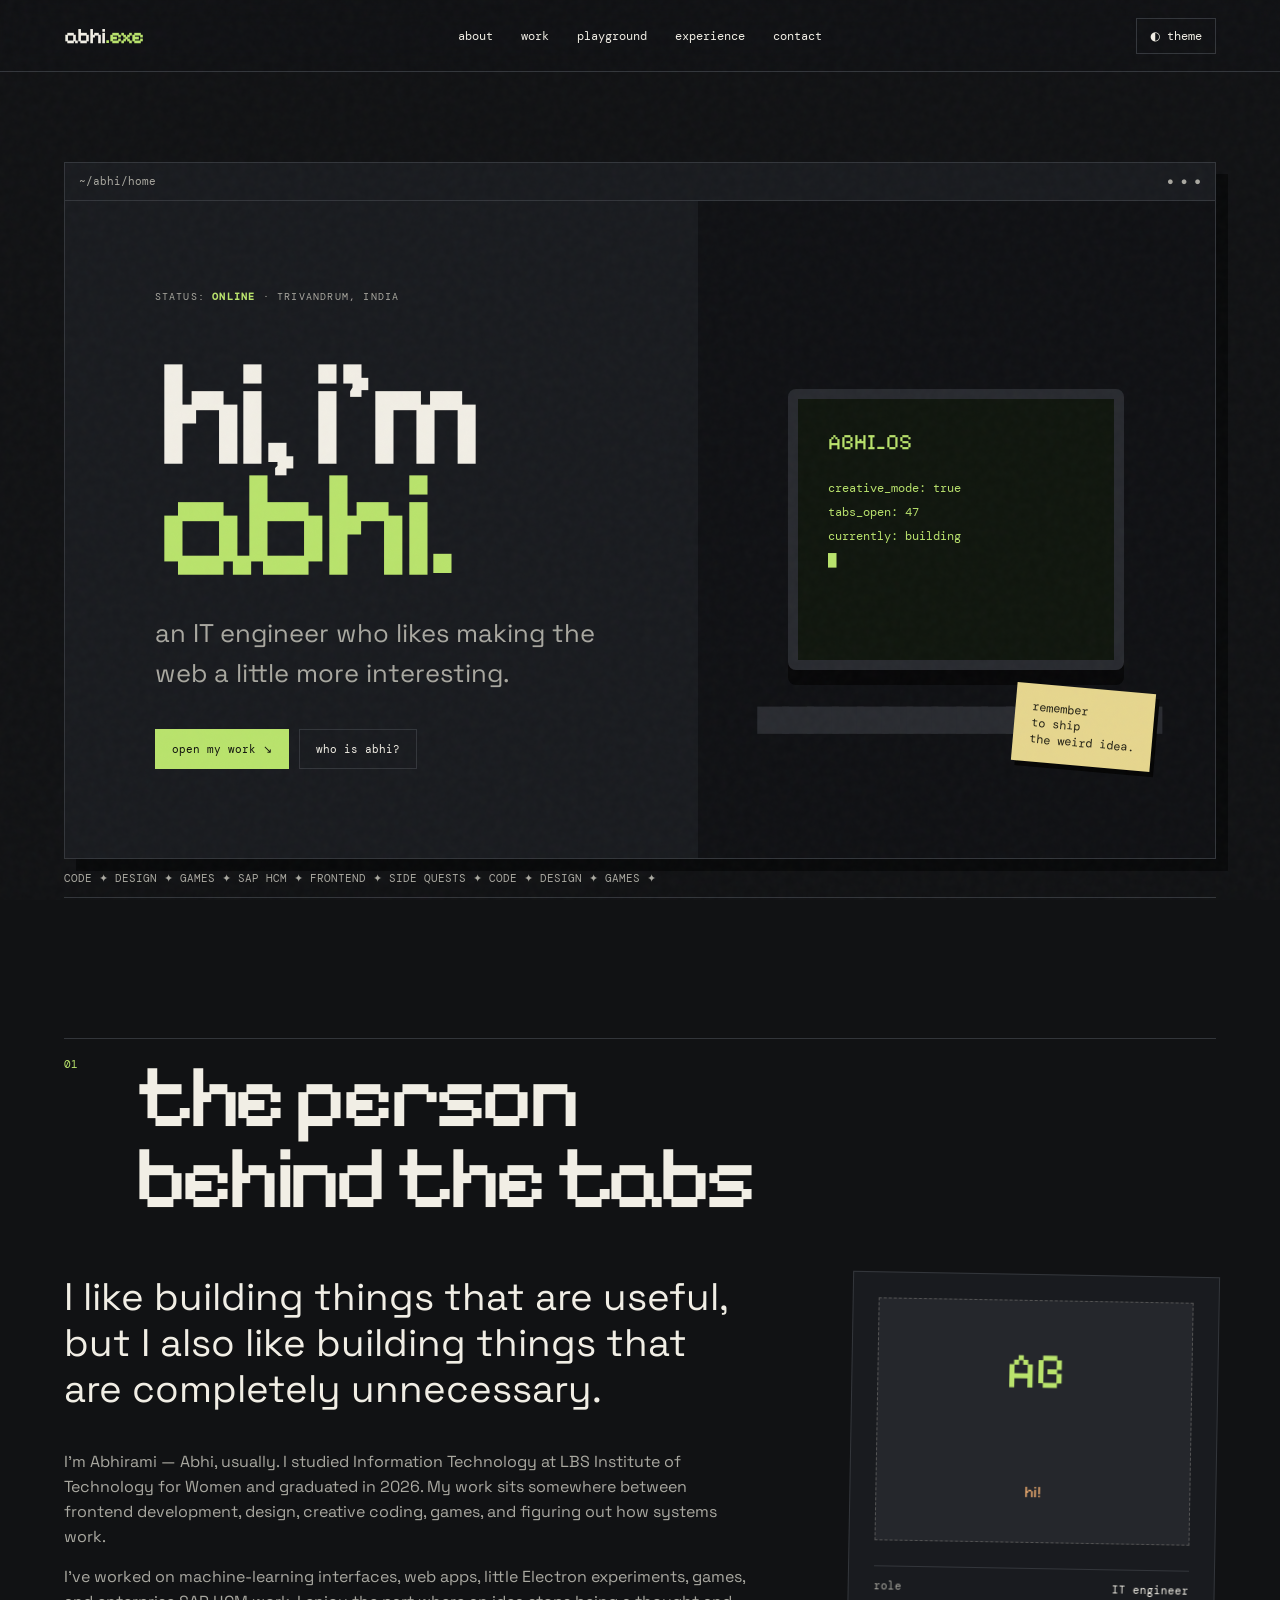
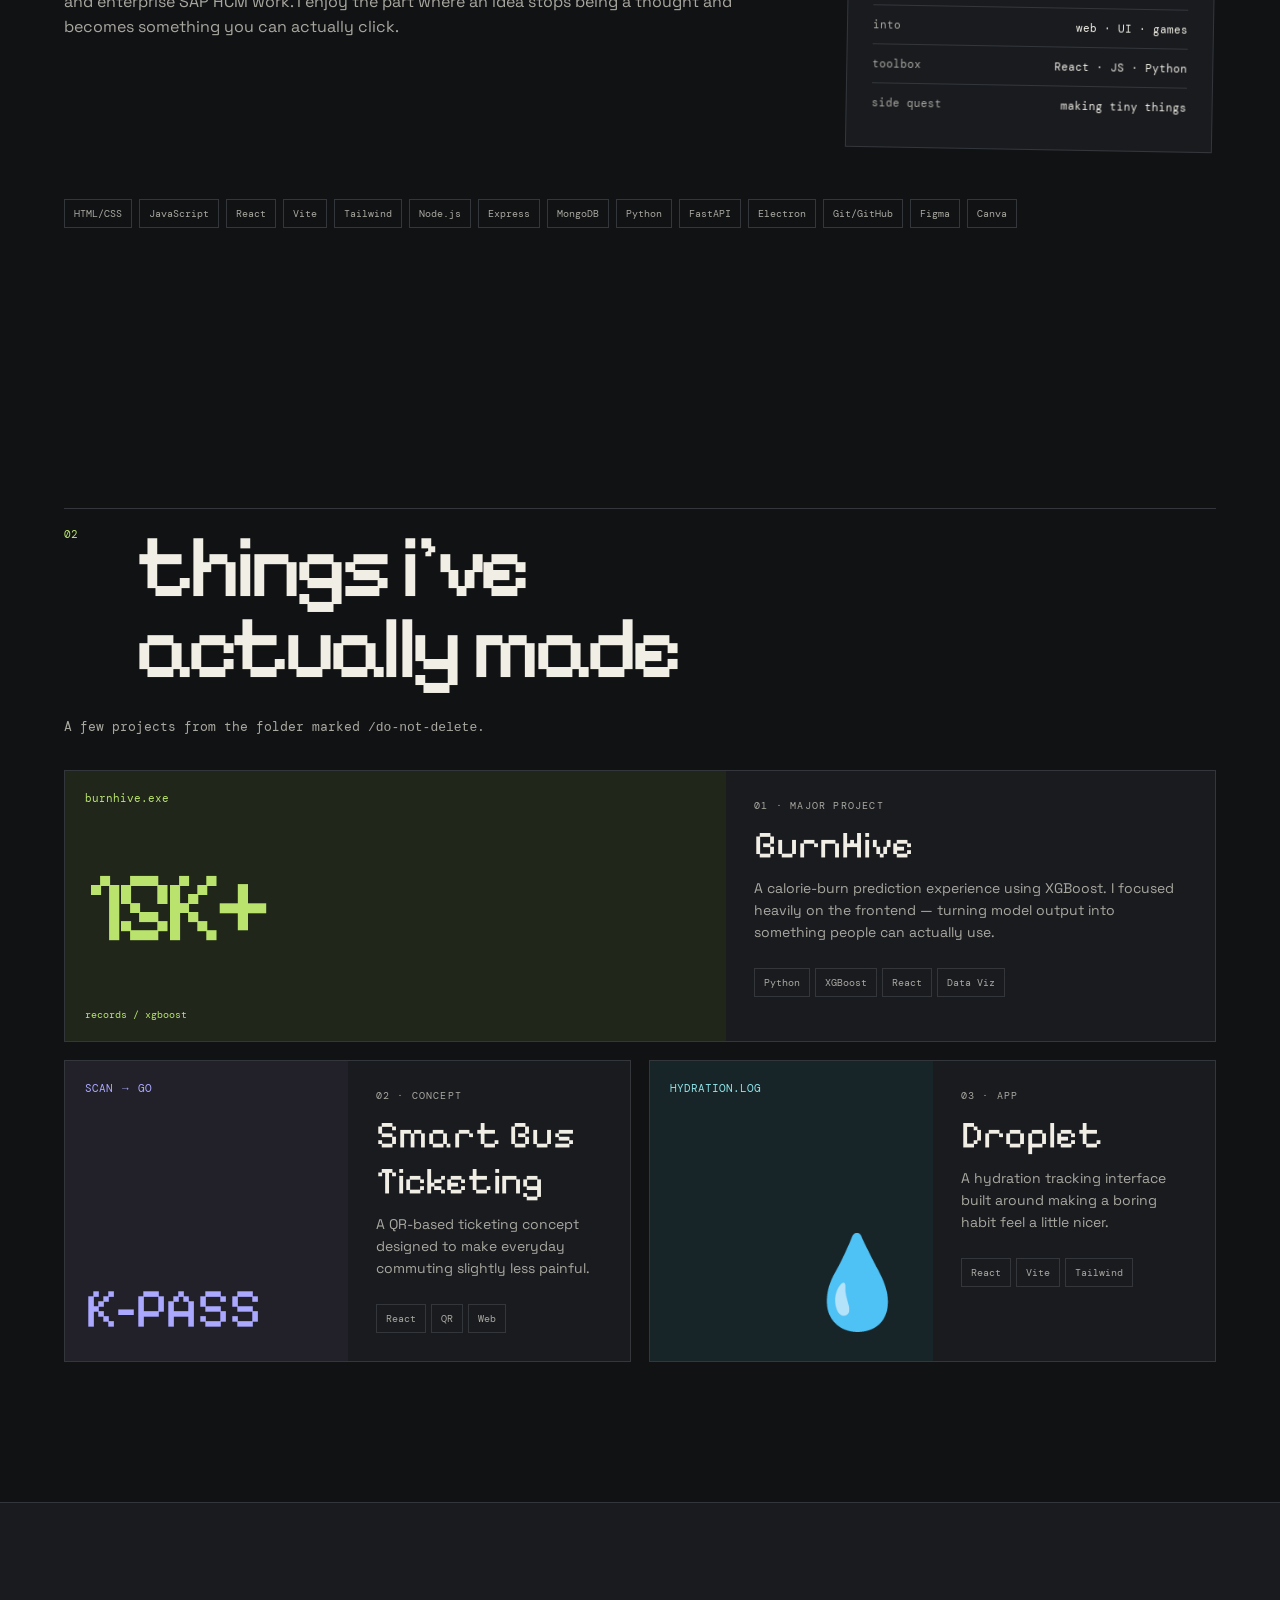
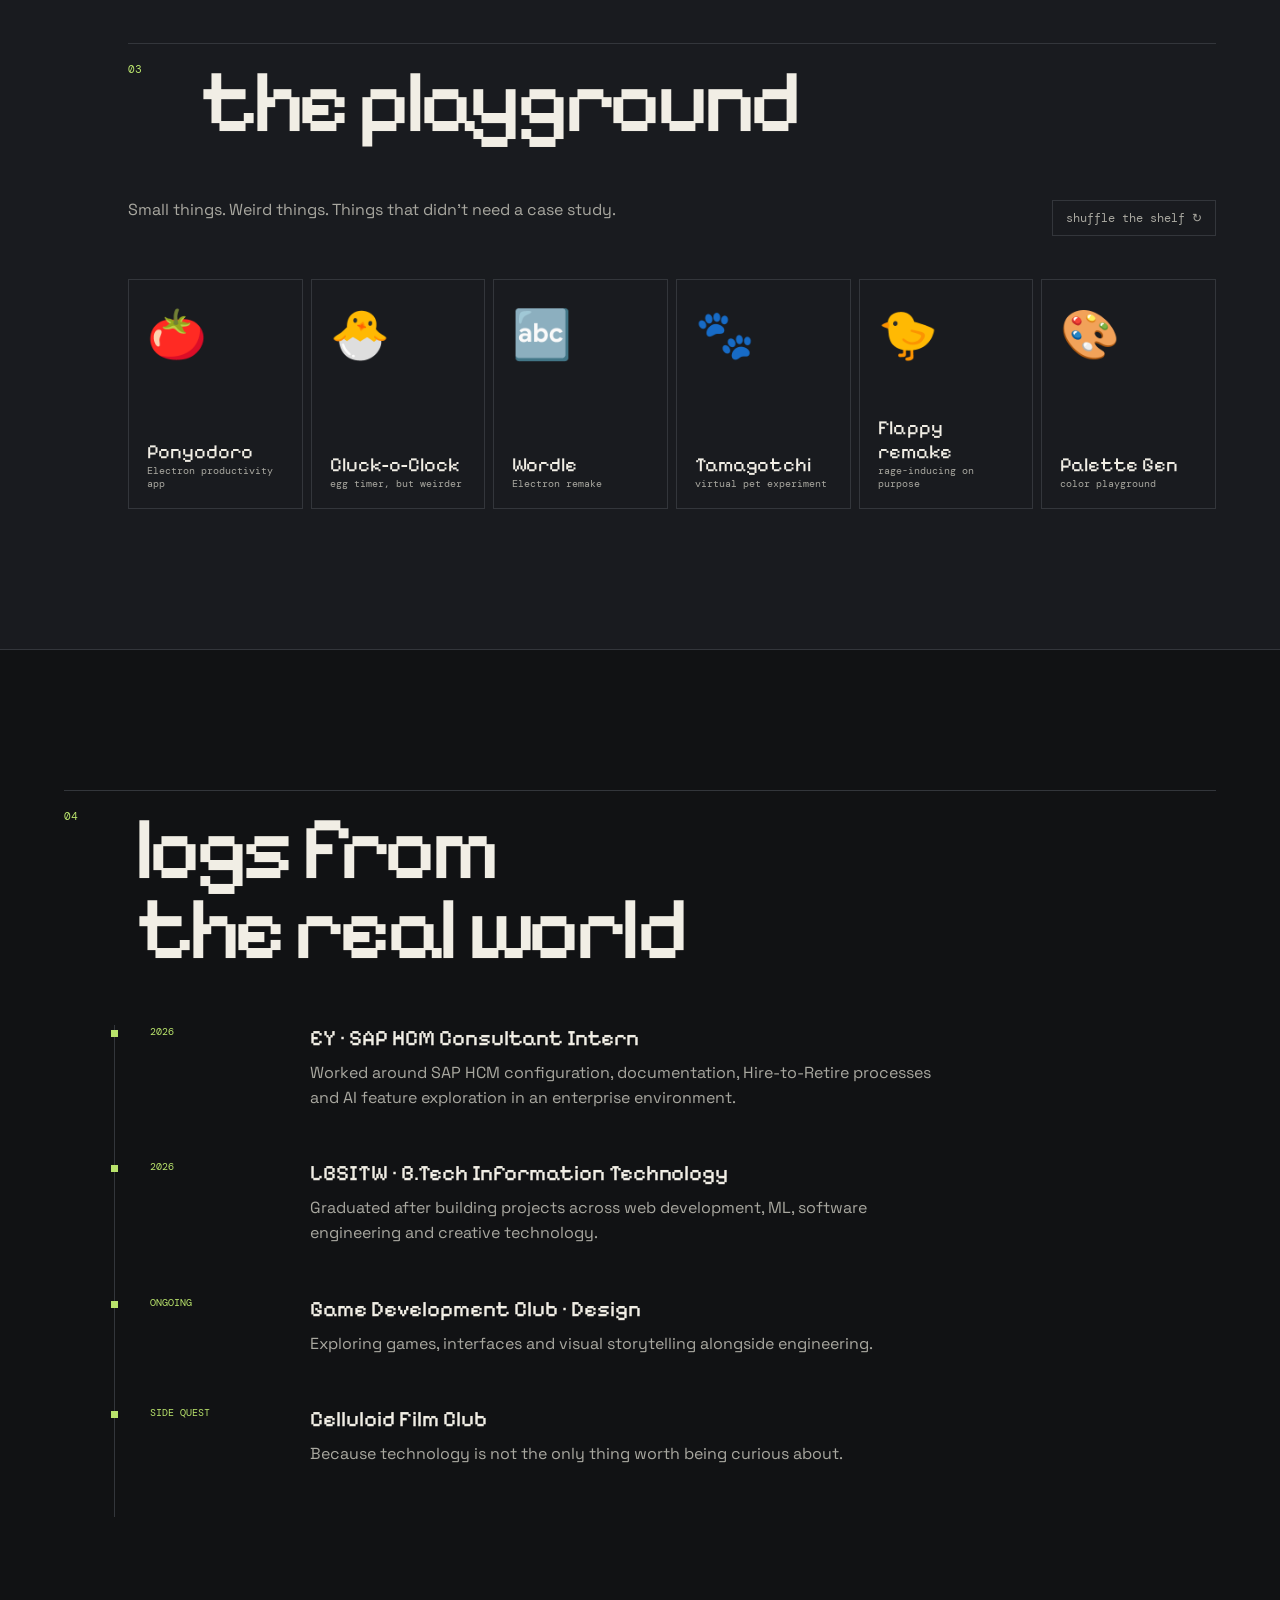
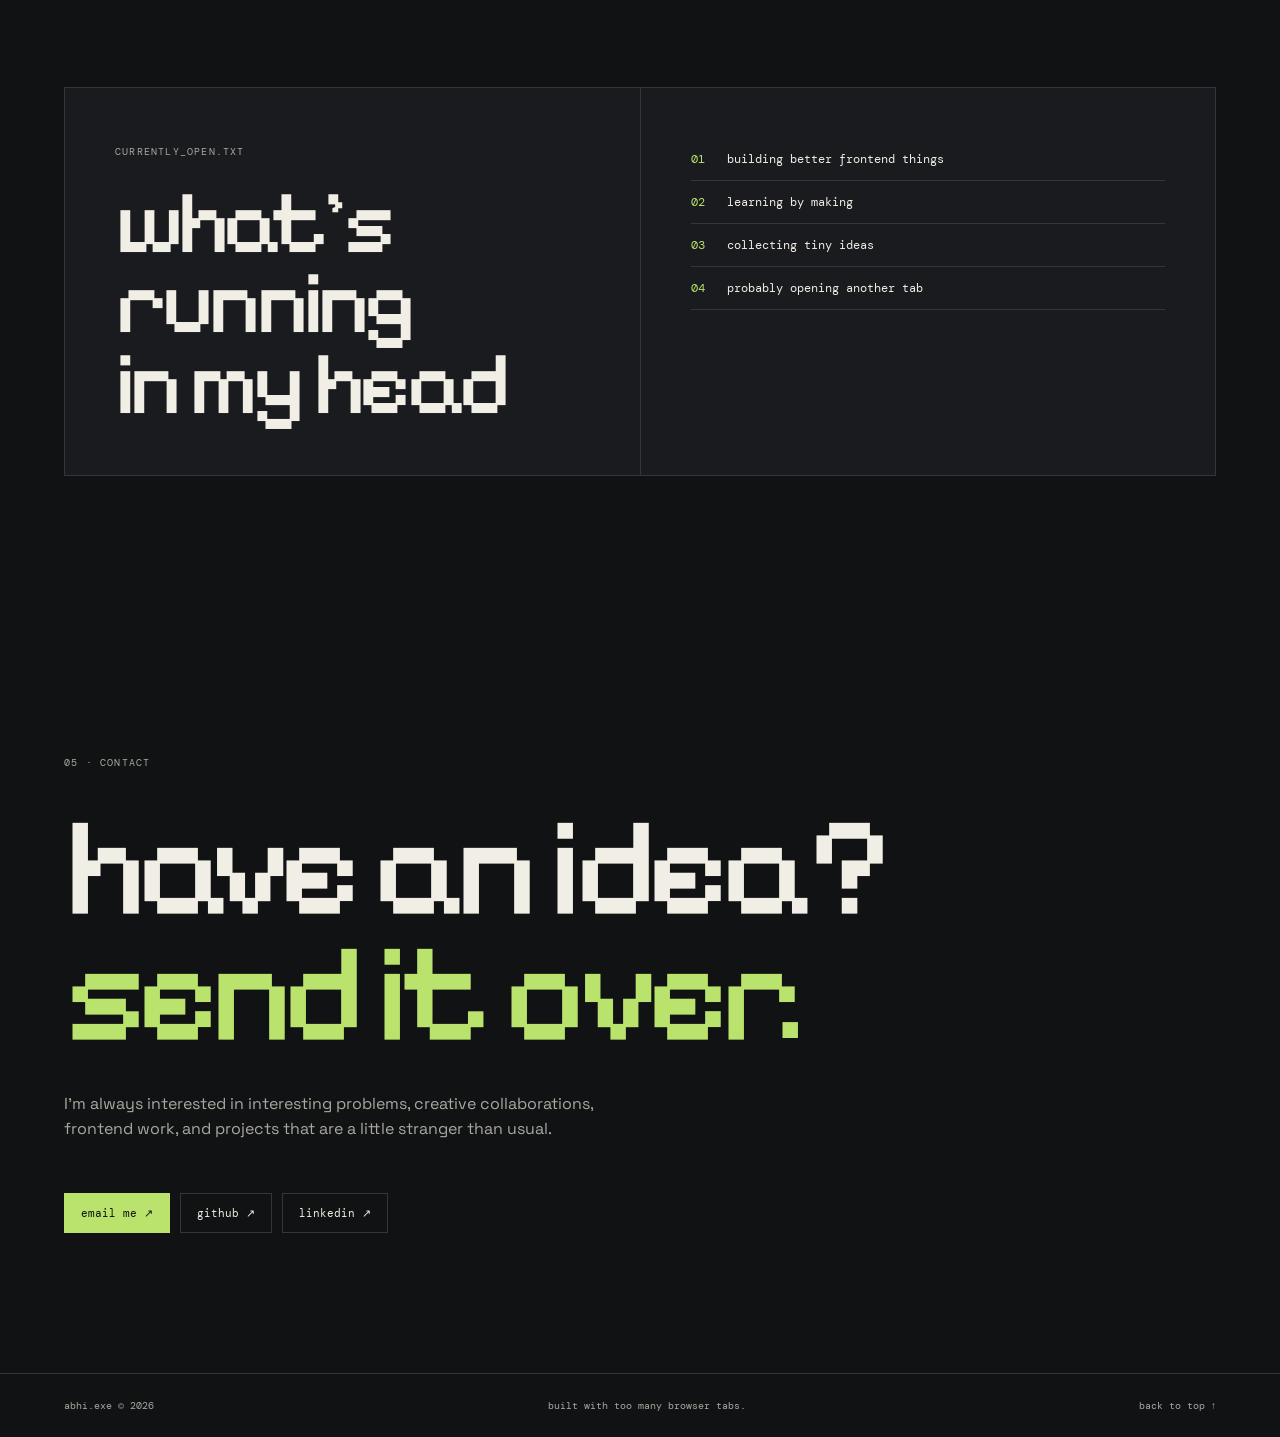
<file: portfolio/index.html>
<!doctype html>
<html lang="en">
<head>
  <meta charset="UTF-8">
  <meta name="viewport" content="width=device-width, initial-scale=1.0">
  <meta name="description" content="Abhirami Ramadas — IT engineer, SAP HCM consultant, frontend developer and creative builder.">
  <meta property="og:title" content="Abhi — corner of the internet">
  <meta property="og:description" content="IT engineer who likes making the web a little more interesting.">
  <title>abhi.exe — corner of the internet</title>
  <link rel="icon" href="assets/favicon.svg">
  <link rel="stylesheet" href="style.css">
</head>
<body>
  <div class="noise"></div>
  <div id="boot" class="boot">
    <div class="boot-box">
      <span class="boot-pixel">◈</span>
      <p>loading abhi's corner...</p>
      <div class="progress"><i></i></div>
      <small>build 2026.08 // no cookies, just pixels</small>
    </div>
  </div>

  <header class="nav">
    <a class="logo" href="#top">abhi<span>.exe</span></a>
    <nav>
      <a href="#about">about</a>
      <a href="#work">work</a>
      <a href="#playground">playground</a>
      <a href="#experience">experience</a>
      <a href="#contact">contact</a>
    </nav>
    <button class="theme" id="theme">◐ <span>theme</span></button>
  </header>

  <main id="top">
    <section class="hero">
      <div class="hero-window">
        <div class="window-bar">
          <span>~/abhi/home</span>
          <span>● ● ●</span>
        </div>
        <div class="hero-content">
          <div class="hero-copy">
            <p class="eyebrow">STATUS: <b>ONLINE</b> · TRIVANDRUM, INDIA</p>
            <h1>hi, i'm<br><em>abhi.</em></h1>
            <p class="lede">an IT engineer who likes making the web a little more interesting.</p>
            <div class="hero-actions">
              <a class="btn primary" href="#work">open my work ↘</a>
              <a class="btn" href="#about">who is abhi?</a>
            </div>
          </div>
          <div class="desk">
            <div class="monitor">
              <div class="screen">
                <span class="scan"></span>
                <div class="screen-title">ABHI_OS</div>
                <div class="screen-line">creative_mode: true</div>
                <div class="screen-line">tabs_open: 47</div>
                <div class="screen-line">currently: building</div>
                <div class="screen-line cursor">█</div>
              </div>
            </div>
            <div class="keyboard">▄▄▄▄▄▄▄▄▄▄▄▄▄▄▄▄</div>
            <div class="sticky">remember<br>to ship<br>the weird idea.</div>
          </div>
        </div>
      </div>
      <div class="ticker"><span>CODE ✦ DESIGN ✦ GAMES ✦ SAP HCM ✦ FRONTEND ✦ SIDE QUESTS ✦ CODE ✦ DESIGN ✦ GAMES ✦</span></div>
    </section>

    <section id="about" class="section about">
      <div class="section-head"><span>01</span><h2>the person<br>behind the tabs</h2></div>
      <div class="about-grid">
        <div>
          <p class="big">I like building things that are useful, but I also like building things that are completely unnecessary.</p>
          <p>I'm Abhirami — Abhi, usually. I studied Information Technology at LBS Institute of Technology for Women and graduated in 2026. My work sits somewhere between frontend development, design, creative coding, games, and figuring out how systems work.</p>
          <p>I've worked on machine-learning interfaces, web apps, little Electron experiments, games, and enterprise SAP HCM work. I enjoy the part where an idea stops being a thought and becomes something you can actually click.</p>
        </div>
        <aside class="profile-card">
          <div class="avatar">AB<br><small>hi!</small></div>
          <div class="card-row"><span>role</span><b>IT engineer</b></div>
          <div class="card-row"><span>into</span><b>web · UI · games</b></div>
          <div class="card-row"><span>toolbox</span><b>React · JS · Python</b></div>
          <div class="card-row"><span>side quest</span><b>making tiny things</b></div>
        </aside>
      </div>
      <div class="chips">
        <span>HTML/CSS</span><span>JavaScript</span><span>React</span><span>Vite</span><span>Tailwind</span><span>Node.js</span><span>Express</span><span>MongoDB</span><span>Python</span><span>FastAPI</span><span>Electron</span><span>Git/GitHub</span><span>Figma</span><span>Canva</span>
      </div>
    </section>

    <section id="work" class="section work">
      <div class="section-head"><span>02</span><h2>things i've<br>actually made</h2></div>
      <p class="section-intro">A few projects from the folder marked <code>/do-not-delete</code>.</p>
      <div class="projects">
        <article class="project featured">
          <div class="project-art burn"><span>burnhive.exe</span><strong>15K+</strong><small>records / xgboost</small></div>
          <div class="project-info"><div class="meta">01 · MAJOR PROJECT</div><h3>BurnHive</h3><p>A calorie-burn prediction experience using XGBoost. I focused heavily on the frontend — turning model output into something people can actually use.</p><div class="tags"><i>Python</i><i>XGBoost</i><i>React</i><i>Data Viz</i></div></div>
        </article>
        <article class="project">
          <div class="project-art bus"><span>SCAN → GO</span><strong>K-PASS</strong></div>
          <div class="project-info"><div class="meta">02 · CONCEPT</div><h3>Smart Bus Ticketing</h3><p>A QR-based ticketing concept designed to make everyday commuting slightly less painful.</p><div class="tags"><i>React</i><i>QR</i><i>Web</i></div></div>
        </article>
        <article class="project">
          <div class="project-art drop"><span>HYDRATION.LOG</span><strong>💧</strong></div>
          <div class="project-info"><div class="meta">03 · APP</div><h3>Droplet</h3><p>A hydration tracking interface built around making a boring habit feel a little nicer.</p><div class="tags"><i>React</i><i>Vite</i><i>Tailwind</i></div></div>
        </article>
      </div>
    </section>

    <section id="playground" class="section playground">
      <div class="section-head"><span>03</span><h2>the playground</h2></div>
      <div class="play-intro"><p>Small things. Weird things. Things that didn't need a case study.</p><button id="shuffle">shuffle the shelf ↻</button></div>
      <div class="shelf" id="shelf">
        <div class="toy" data-name="Ponyodoro"><b>🍅</b><h3>Ponyodoro</h3><small>Electron productivity app</small></div>
        <div class="toy" data-name="Cluck-o-Clock"><b>🐣</b><h3>Cluck-o-Clock</h3><small>egg timer, but weirder</small></div>
        <div class="toy" data-name="Wordle"><b>🔤</b><h3>Wordle</h3><small>Electron remake</small></div>
        <div class="toy" data-name="Tamagotchi"><b>🐾</b><h3>Tamagotchi</h3><small>virtual pet experiment</small></div>
        <div class="toy" data-name="Flappy"><b>🐤</b><h3>Flappy remake</h3><small>rage-inducing on purpose</small></div>
        <div class="toy" data-name="Palette"><b>🎨</b><h3>Palette Gen</h3><small>color playground</small></div>
      </div>
    </section>

    <section id="experience" class="section experience">
      <div class="section-head"><span>04</span><h2>logs from<br>the real world</h2></div>
      <div class="timeline">
        <div class="log"><span class="date">2026</span><div><b>EY · SAP HCM Consultant Intern</b><p>Worked around SAP HCM configuration, documentation, Hire-to-Retire processes and AI feature exploration in an enterprise environment.</p></div></div>
        <div class="log"><span class="date">2026</span><div><b>LBSITW · B.Tech Information Technology</b><p>Graduated after building projects across web development, ML, software engineering and creative technology.</p></div></div>
        <div class="log"><span class="date">ONGOING</span><div><b>Game Development Club · Design</b><p>Exploring games, interfaces and visual storytelling alongside engineering.</p></div></div>
        <div class="log"><span class="date">SIDE QUEST</span><div><b>Celluloid Film Club</b><p>Because technology is not the only thing worth being curious about.</p></div></div>
      </div>
    </section>

    <section class="section now">
      <div class="now-card">
        <div><span class="meta">CURRENTLY_OPEN.TXT</span><h2>what's running<br>in my head</h2></div>
        <div class="now-list"><p><span>01</span> building better frontend things</p><p><span>02</span> learning by making</p><p><span>03</span> collecting tiny ideas</p><p><span>04</span> probably opening another tab</p></div>
      </div>
    </section>

    <section id="contact" class="section contact">
      <span class="meta">05 · CONTACT</span>
      <h2>have an idea?<br><em>send it over.</em></h2>
      <p>I'm always interested in interesting problems, creative collaborations, frontend work, and projects that are a little stranger than usual.</p>
      <div class="contact-actions">
        <a class="btn primary" href="mailto:abhiramiramadas2004@gmail.com">email me ↗</a>
        <a class="btn" href="https://github.com/abhiramiramadas" target="_blank">github ↗</a>
        <a class="btn" href="https://linkedin.com/in/abhiramiramadas" target="_blank">linkedin ↗</a>
      </div>
    </section>
  </main>

  <footer><span>abhi.exe © 2026</span><span>built with too many browser tabs.</span><a href="#top">back to top ↑</a></footer>
  <script src="script.js"></script>
</body>
</html>
</file>
<file: portfolio/style.css>
@import url('https://fonts.googleapis.com/css2?family=DM+Mono:wght@400;500&family=Pixelify+Sans:wght@400;500;600;700&family=Space+Grotesk:wght@400;500;600;700&display=swap');

:root{--bg:#111214;--paper:#191b1f;--ink:#f1eee5;--muted:#a9a8a0;--line:#33363b;--accent:#b9e36c;--accent2:#9e9cff;--warm:#e7a76d;--shadow:#08090a}
[data-theme="light"]{--bg:#e9e5da;--paper:#f4f0e6;--ink:#171817;--muted:#686962;--line:#c7c3b8;--accent:#597b2e;--accent2:#625ed0;--warm:#b96736;--shadow:#c8c3b6}
*{box-sizing:border-box}html{scroll-behavior:smooth}body{margin:0;background:var(--bg);color:var(--ink);font-family:"Space Grotesk",sans-serif;line-height:1.55;overflow-x:hidden}.noise{position:fixed;inset:0;pointer-events:none;opacity:.035;z-index:20;background-image:url("data:image/svg+xml,%3Csvg viewBox='0 0 120 120' xmlns='http://www.w3.org/2000/svg'%3E%3Cfilter id='n'%3E%3CfeTurbulence type='fractalNoise' baseFrequency='.9' numOctaves='4' stitchTiles='stitch'/%3E%3C/filter%3E%3Crect width='100%25' height='100%25' filter='url(%23n)' opacity='.8'/%3E%3C/svg%3E")}
a{color:inherit;text-decoration:none}.nav{position:sticky;top:0;z-index:10;height:72px;padding:0 5vw;display:flex;align-items:center;justify-content:space-between;border-bottom:1px solid var(--line);background:color-mix(in srgb,var(--bg) 90%,transparent);backdrop-filter:blur(14px)}.logo{font:600 22px "Pixelify Sans";letter-spacing:-.05em}.logo span{color:var(--accent)}nav{display:flex;gap:28px;font:12px "DM Mono";text-transform:lowercase}nav a:hover{color:var(--accent)}button{font:12px "DM Mono";color:inherit;background:none;border:1px solid var(--line);padding:9px 13px;cursor:pointer}.theme:hover,.btn:hover{border-color:var(--accent);color:var(--accent)}
.boot{position:fixed;inset:0;background:#0b0c0d;z-index:100;display:grid;place-items:center;transition:.7s}.boot.hide{opacity:0;pointer-events:none}.boot-box{width:min(420px,85vw);font:12px "DM Mono";color:#b9e36c}.boot-pixel{font-size:35px}.boot-box p{margin:10px 0}.progress{height:3px;background:#263019;margin:20px 0}.progress i{display:block;height:100%;width:0;background:#b9e36c;animation:load 1.5s forwards}@keyframes load{to{width:100%}}
.hero{padding:7vw 5vw 0}.hero-window{max-width:1280px;margin:auto;border:1px solid var(--line);background:var(--paper);box-shadow:12px 12px 0 var(--shadow)}.window-bar{height:38px;border-bottom:1px solid var(--line);display:flex;justify-content:space-between;align-items:center;padding:0 14px;font:11px "DM Mono";color:var(--muted)}.hero-content{display:grid;grid-template-columns:1.1fr .9fr;min-height:580px}.hero-copy{padding:clamp(35px,7vw,90px)}.eyebrow,.meta{font:10px "DM Mono";letter-spacing:.12em;color:var(--muted);text-transform:uppercase}.eyebrow b{color:var(--accent)}h1,h2,h3,p{margin-top:0}h1{font:600 clamp(72px,12vw,170px)/.72 "Pixelify Sans";letter-spacing:-.08em;margin:55px 0 35px}h1 em{color:var(--accent);font-style:normal}.lede{font-size:clamp(18px,2vw,26px);max-width:570px;color:var(--muted)}.hero-actions,.contact-actions{display:flex;gap:10px;flex-wrap:wrap;margin-top:35px}.btn{display:inline-block;border:1px solid var(--line);padding:12px 16px;font:11px "DM Mono";transition:.2s}.btn.primary{background:var(--accent);color:#10120d;border-color:var(--accent)}.desk{background:#101114;display:grid;place-items:center;position:relative;overflow:hidden}.monitor{width:65%;aspect-ratio:1.2;border:10px solid #282a2f;border-radius:8px;box-shadow:0 15px 0 #070708}.screen{height:100%;padding:30px;background:#10160e;color:var(--accent);font:12px "DM Mono";position:relative}.screen-title{font:22px "Pixelify Sans";margin-bottom:25px}.screen-line{margin:8px 0}.cursor{animation:blink 1s infinite}@keyframes blink{50%{opacity:0}}.keyboard{position:absolute;bottom:18%;font-size:45px;color:#292b30;letter-spacing:-7px}.sticky{position:absolute;right:12%;bottom:14%;background:#e6d68e;color:#252316;padding:15px 17px;transform:rotate(5deg);font:12px "DM Mono";box-shadow:4px 5px 0 #050505}.ticker{overflow:hidden;white-space:nowrap;border-bottom:1px solid var(--line);padding:12px 0;font:11px "DM Mono";color:var(--muted)}.ticker span{display:inline-block;animation:marquee 24s linear infinite}@keyframes marquee{to{transform:translateX(-50%)}}
.section{max-width:1280px;margin:auto;padding:140px 5vw}.section-head{display:grid;grid-template-columns:50px 1fr;gap:20px;align-items:start;border-top:1px solid var(--line);padding-top:18px;margin-bottom:55px}.section-head>span{font:11px "DM Mono";color:var(--accent)}h2{font:500 clamp(45px,7vw,90px)/.9 "Pixelify Sans";letter-spacing:-.06em;margin:0}.section-head h2{max-width:700px}.about-grid{display:grid;grid-template-columns:1.3fr .7fr;gap:8vw}.big{font-size:clamp(24px,3vw,40px);line-height:1.2;color:var(--ink)}.about p:not(.big){color:var(--muted);max-width:720px}.profile-card{border:1px solid var(--line);padding:25px;align-self:start;background:var(--paper);transform:rotate(1deg)}.avatar{width:100%;aspect-ratio:1.3;background:#25272c;border:1px dashed #555;display:grid;place-items:center;text-align:center;font:50px "Pixelify Sans";color:var(--accent);margin-bottom:25px}.avatar small{font-size:16px;color:var(--warm)}.card-row{border-top:1px solid var(--line);padding:12px 0;display:flex;justify-content:space-between;gap:10px;font:11px "DM Mono"}.card-row span{color:var(--muted)}.card-row b{font-weight:400}.chips{display:flex;flex-wrap:wrap;gap:7px;margin-top:50px}.chips span,.tags i{font:10px "DM Mono";font-style:normal;border:1px solid var(--line);padding:7px 9px;color:var(--muted)}
.section-intro{color:var(--muted);font:13px "DM Mono";margin:-25px 0 35px}.projects{display:grid;grid-template-columns:repeat(2,1fr);gap:18px}.project{border:1px solid var(--line);background:var(--paper);display:grid;grid-template-columns:1fr 1fr;transition:.3s}.project:hover{transform:translateY(-6px);box-shadow:8px 8px 0 var(--shadow)}.project.featured{grid-column:span 2;grid-template-columns:1.15fr .85fr}.project-art{min-height:270px;position:relative;overflow:hidden;padding:20px;display:flex;flex-direction:column;justify-content:space-between;font:11px "DM Mono"}.burn{background:#20261a;color:var(--accent)}.burn strong{font:100px "Pixelify Sans";letter-spacing:-.1em}.burn small{font-size:10px}.bus{background:#22212a;color:#aaa8ff}.bus strong{font:55px "Pixelify Sans"}.drop{background:#182528;color:#8ee3e8}.drop strong{font-size:90px;align-self:end}.project-info{padding:28px}.project h3{font:38px "Pixelify Sans";margin:10px 0}.project-info p{font-size:14px;color:var(--muted)}.tags{display:flex;flex-wrap:wrap;gap:5px;margin-top:25px}
.playground{background:var(--paper);max-width:none;padding-left:calc(5vw + (100vw - 90vw)/2);padding-right:5vw;border-top:1px solid var(--line);border-bottom:1px solid var(--line)}.play-intro{display:flex;justify-content:space-between;gap:20px;align-items:center;color:var(--muted);margin-bottom:40px}.shelf{display:grid;grid-template-columns:repeat(6,1fr);gap:8px}.toy{min-height:230px;border:1px solid var(--line);padding:18px;display:flex;flex-direction:column;justify-content:flex-end;transition:.25s}.toy:hover{transform:translateY(-8px) rotate(-1deg);background:var(--bg);border-color:var(--accent)}.toy b{font-size:48px;align-self:flex-start;margin-bottom:auto}.toy h3{font:20px "Pixelify Sans";margin:0}.toy small{font:10px "DM Mono";color:var(--muted)}
.timeline{border-left:1px solid var(--line);margin-left:50px}.log{display:grid;grid-template-columns:130px 1fr;gap:30px;padding:0 0 50px 35px;position:relative}.log:before{content:"";position:absolute;width:7px;height:7px;background:var(--accent);left:-4px;top:5px}.date{font:10px "DM Mono";color:var(--accent)}.log b{font:22px "Pixelify Sans";font-weight:500}.log p{max-width:650px;color:var(--muted);margin:8px 0 0}.now{padding-top:30px}.now-card{border:1px solid var(--line);display:grid;grid-template-columns:1fr 1fr;background:var(--paper)}.now-card>div{padding:50px}.now-card>div+div{border-left:1px solid var(--line)}.now-card h2{margin-top:20px}.now-list p{font:12px "DM Mono";border-bottom:1px solid var(--line);padding:13px 0;margin:0}.now-list span{color:var(--accent);margin-right:15px}
.contact{min-height:650px;display:flex;flex-direction:column;justify-content:center}.contact h2{font-size:clamp(65px,11vw,145px);margin:35px 0}.contact h2 em{color:var(--accent);font-style:normal}.contact>p{max-width:560px;color:var(--muted)}footer{border-top:1px solid var(--line);padding:25px 5vw;display:flex;justify-content:space-between;font:10px "DM Mono";color:var(--muted)}
@media(max-width:800px){.nav{height:auto;min-height:65px;padding:14px 5vw}.nav nav{display:none}.theme span{display:none}.hero{padding-top:30px}.hero-content,.about-grid,.project,.project.featured,.now-card{grid-template-columns:1fr}.hero-content{min-height:0}.desk{min-height:360px}.projects{grid-template-columns:1fr}.project.featured{grid-column:span 1}.shelf{grid-template-columns:repeat(2,1fr)}.play-intro{align-items:flex-start;flex-direction:column}.now-card>div+div{border-left:0;border-top:1px solid var(--line)}.timeline{margin-left:15px}.log{grid-template-columns:1fr;gap:8px;padding-left:25px}.section{padding-top:95px;padding-bottom:95px}footer{gap:10px;flex-wrap:wrap}h1{font-size:clamp(70px,22vw,130px)}}
@media(max-width:480px){.hero-copy{padding:35px 25px}.desk{min-height:300px}.monitor{width:72%}.shelf{grid-template-columns:1fr}.project-art{min-height:220px}.now-card>div{padding:30px}.contact h2{font-size:60px}}
@media(prefers-reduced-motion:reduce){*,*:before,*:after{scroll-behavior:auto!important;animation:none!important;transition:none!important}}
</file>
